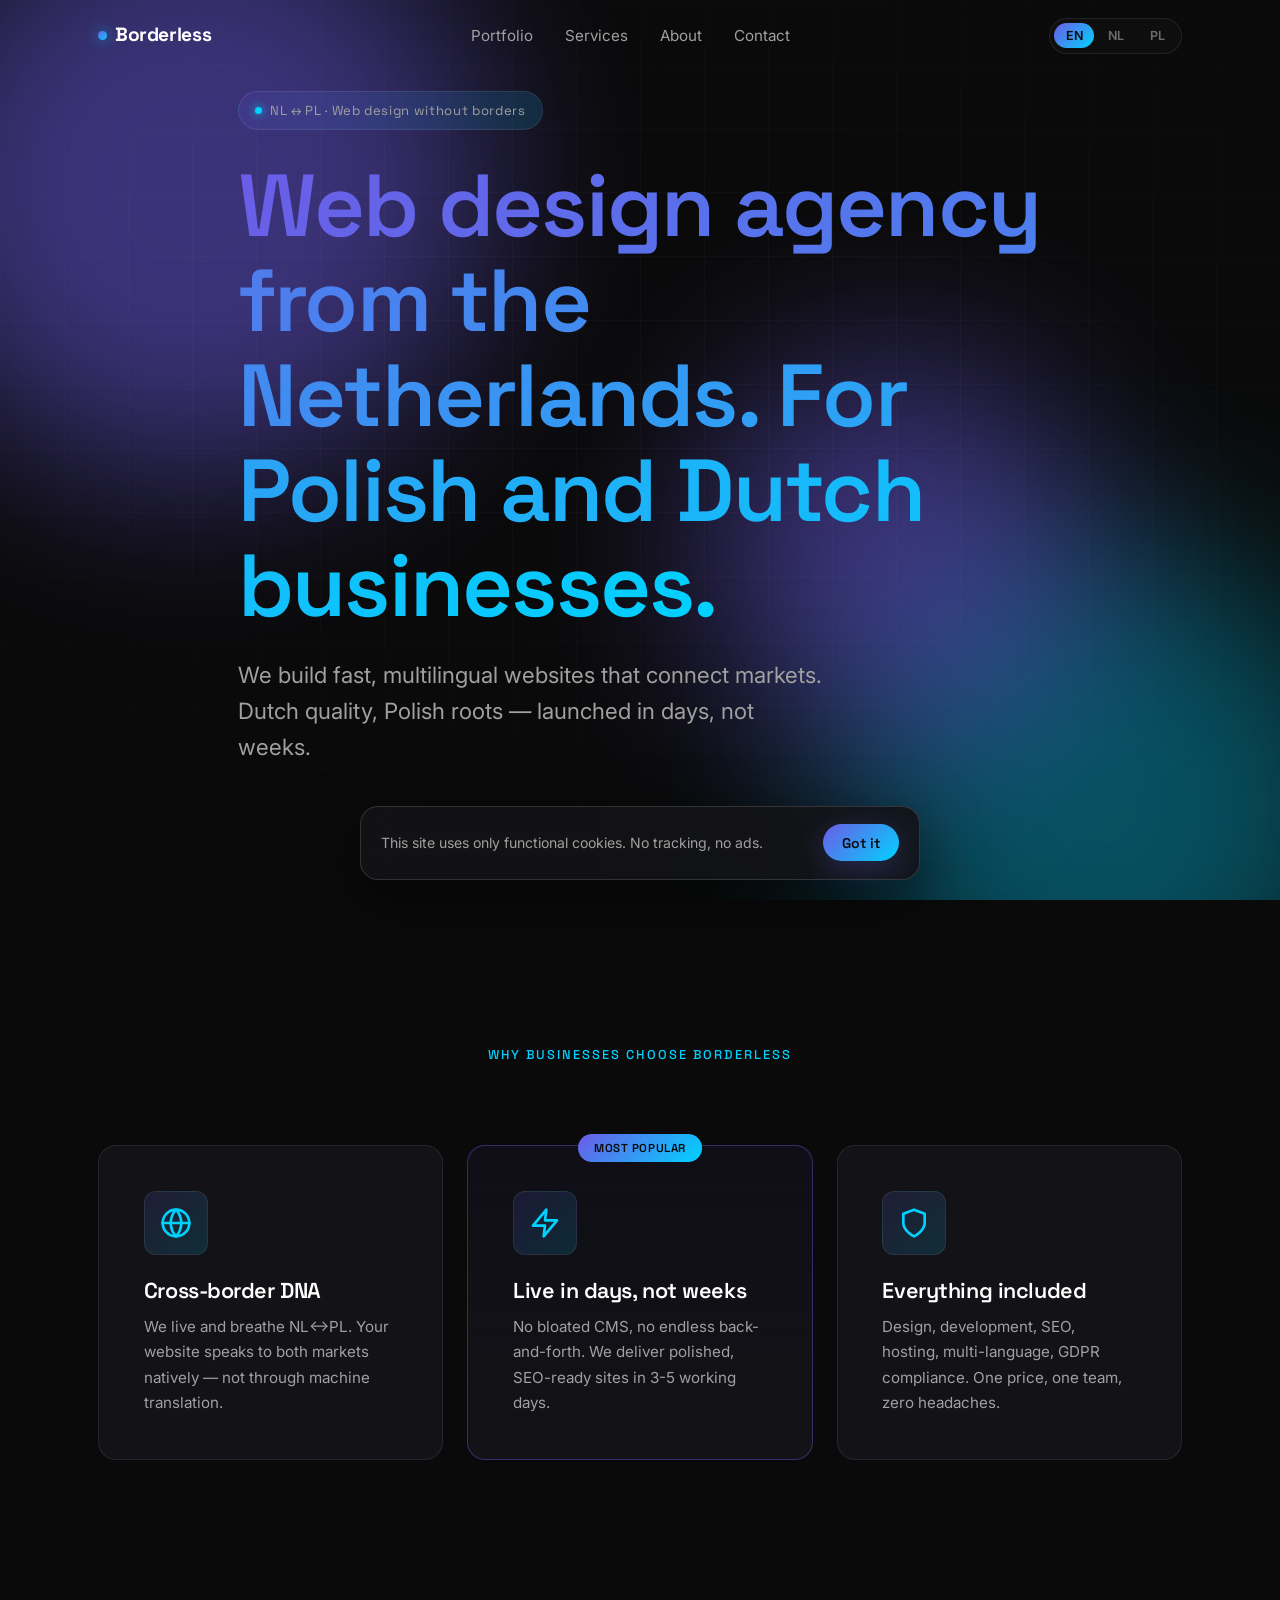
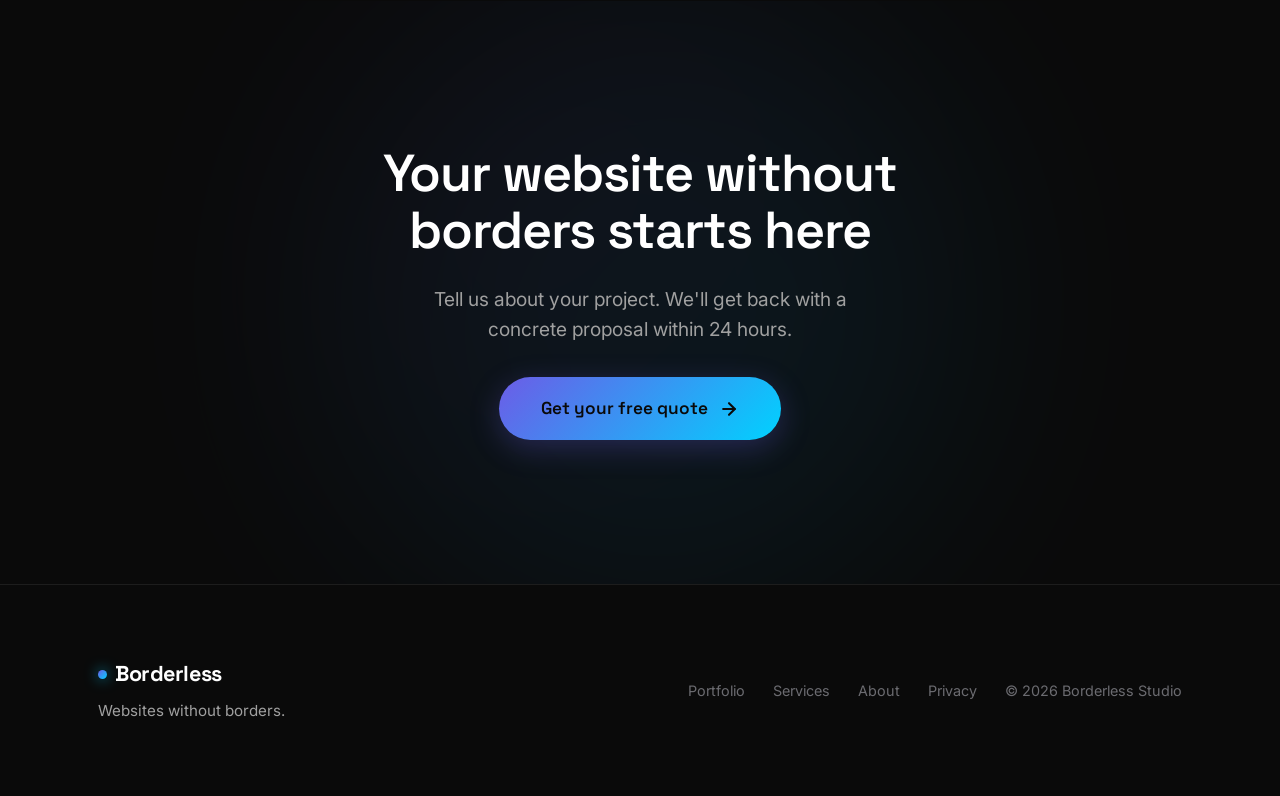
<file: index.html>
<!DOCTYPE html>
<html lang="en">
<head>
  <meta charset="UTF-8" />
  <meta name="viewport" content="width=device-width, initial-scale=1.0" />
  <title data-i18n="meta.title">Borderless Studio — Websites Without Borders | Web Design Agency</title>
  <meta name="description" data-i18n-attr="content:meta.desc" content="We build fast, beautiful, multilingual websites for businesses that think across borders. NL · PL · EN. Based in Limburg, working worldwide." />

  <!-- Canonical & language alternates -->
  <link rel="canonical" href="https://borderless.nl/" />
  <link rel="alternate" hreflang="en" href="https://borderless.nl/" />
  <link rel="alternate" hreflang="nl" href="https://borderless.nl/" />
  <link rel="alternate" hreflang="pl" href="https://borderless.nl/" />
  <link rel="alternate" hreflang="x-default" href="https://borderless.nl/" />

  <!-- Open Graph -->
  <meta property="og:type" content="website" />
  <meta property="og:site_name" content="Borderless Studio" />
  <meta property="og:title" content="Borderless Studio — Websites Without Borders" />
  <meta property="og:description" content="Fast, multilingual websites. Launched in days, not weeks. NL · PL · EN." />
  <meta property="og:url" content="https://borderless.nl/" />
  <meta property="og:image" content="https://borderless.nl/assets/og-image.svg" />

  <!-- Twitter -->
  <meta name="twitter:card" content="summary_large_image" />
  <meta name="twitter:title" content="Borderless Studio — Websites Without Borders" />
  <meta name="twitter:description" content="Fast, multilingual websites. Launched in days, not weeks." />
  <meta name="twitter:image" content="https://borderless.nl/assets/og-image.svg" />

  <meta name="theme-color" content="#0A0A0A" />

  <!-- Favicon -->
  <link rel="icon" href="assets/favicon.svg" type="image/svg+xml" />

  <!-- Fonts -->
  <link rel="preconnect" href="https://fonts.googleapis.com" />
  <link rel="preconnect" href="https://fonts.gstatic.com" crossorigin />
  <link href="https://fonts.googleapis.com/css2?family=Inter:wght@400;500;600&family=Space+Grotesk:wght@500;600;700&display=swap" rel="stylesheet" />

  <link rel="stylesheet" href="css/styles.css" />

  <!-- Umami Analytics -->
  <script defer src="https://cloud.umami.is/script.js" data-website-id="248597f5-c666-4ed5-89be-64bb889d6f3f"></script>

  <script type="application/ld+json">
  {
    "@context": "https://schema.org",
    "@type": "Organization",
    "name": "Borderless Studio",
    "url": "https://borderless.nl/",
    "logo": "https://borderless.nl/assets/og-image.svg",
    "description": "Borderless Studio builds fast, multilingual websites, digital marketing and automation.",
    "email": "hello@borderless.studio",
    "slogan": "Websites without borders",
    "areaServed": "Worldwide",
    "address": {
      "@type": "PostalAddress",
      "addressRegion": "Limburg",
      "addressCountry": "NL"
    },
    "knowsLanguage": ["en", "nl", "pl"]
  }
  </script>
</head>
<body>

  <!-- ============ NAV ============ -->
  <header class="nav">
    <div class="nav-inner">
      <a href="#top" class="brand"><span class="dot"></span>Borderless</a>

      <nav class="nav-links" aria-label="Primary">
        <a href="portfolio.html" data-i18n="nav.portfolio">Portfolio</a>
        <a href="services.html" data-i18n="nav.services">Services</a>
        <a href="about.html" data-i18n="nav.about">About</a>
        <a href="contact.html" data-i18n="nav.contact">Contact</a>
      </nav>

      <div class="nav-right">
        <div class="lang" role="group" aria-label="Language">
          <button data-lang="en">EN</button>
          <button data-lang="nl">NL</button>
          <button data-lang="pl">PL</button>
        </div>
        <button class="nav-toggle" aria-label="Menu" aria-expanded="false">
          <span></span><span></span><span></span>
        </button>
      </div>
    </div>
  </header>

  <main id="top">

    <!-- ============ HERO ============ -->
    <section class="hero hero-premium">
      <div class="hero-bg" aria-hidden="true">
        <span class="orb orb-1"></span>
        <span class="orb orb-2"></span>
        <span class="orb orb-3"></span>
        <span class="grid"></span>
        <div class="hero-particles" aria-hidden="true">
          <span class="particle p1"></span>
          <span class="particle p2"></span>
          <span class="particle p3"></span>
          <span class="particle p4"></span>
          <span class="particle p5"></span>
          <span class="particle p6"></span>
        </div>
      </div>
      <div class="container hero-inner">
        <span class="hero-tag pulse" data-i18n="hero.tag" data-reveal>NL ↔ PL · Web design without borders</span>
        <h1 data-reveal data-delay="1">
          <span class="gradient-text" data-i18n="hero.title">Websites that cross borders. Built for Dutch and Polish businesses.</span>
        </h1>
        <p class="hero-desc" data-i18n="hero.desc" data-reveal data-delay="2">We design and build fast, multilingual websites that open new markets. Dutch quality, Polish roots — live in days, not weeks.</p>
        <div class="hero-actions" data-reveal data-delay="3">
          <a href="contact.html" class="btn btn-primary btn-xl">
            <span data-i18n="hero.cta">Let's build something great</span>
            <svg width="20" height="20" viewBox="0 0 24 24" fill="none" stroke="currentColor" stroke-width="2.5" stroke-linecap="round" stroke-linejoin="round"><line x1="5" y1="12" x2="19" y2="12"/><polyline points="12 5 19 12 12 19"/></svg>
          </a>
          <span class="hero-secondary" data-i18n="hero.secondary">Free quote in 24h — no strings attached</span>
        </div>
      </div>
      <div class="hero-scroll" aria-hidden="true">
        <span></span>
      </div>
    </section>

    <!-- ============ SELLING POINTS ============ -->
    <section class="section" id="selling-points">
      <div class="container">
        <div class="section-head selling-head" data-reveal>
          <span class="eyebrow" data-i18n="landing.selling_title">Why businesses choose Borderless</span>
        </div>

        <div class="selling-grid">
          <article class="selling-card" data-reveal>
            <div class="selling-icon">
              <svg width="32" height="32" viewBox="0 0 24 24" fill="none" stroke="currentColor" stroke-width="2" stroke-linecap="round" stroke-linejoin="round"><circle cx="12" cy="12" r="10"/><line x1="2" y1="12" x2="22" y2="12"/><path d="M12 2a15.3 15.3 0 0 1 4 10 15.3 15.3 0 0 1-4 10 15.3 15.3 0 0 1-4-10 15.3 15.3 0 0 1 4-10z"/></svg>
            </div>
            <h3 class="selling-title" data-i18n="landing.selling1_title">Cross-border DNA</h3>
            <p class="selling-desc" data-i18n="landing.selling1_desc">We live and breathe NL↔PL. Your website speaks to both markets natively — not through machine translation.</p>
          </article>

          <article class="selling-card featured" data-reveal data-delay="1">
            <div class="selling-badge" data-i18n="landing.selling2_badge">Most popular</div>
            <div class="selling-icon">
              <svg width="32" height="32" viewBox="0 0 24 24" fill="none" stroke="currentColor" stroke-width="2" stroke-linecap="round" stroke-linejoin="round"><polygon points="13 2 3 14 12 14 11 22 21 10 12 10 13 2"/></svg>
            </div>
            <h3 class="selling-title" data-i18n="landing.selling2_title">Live in days, not weeks</h3>
            <p class="selling-desc" data-i18n="landing.selling2_desc">No bloated CMS, no endless back-and-forth. We deliver polished, SEO-ready sites in 3-5 working days.</p>
          </article>

          <article class="selling-card" data-reveal data-delay="2">
            <div class="selling-icon">
              <svg width="32" height="32" viewBox="0 0 24 24" fill="none" stroke="currentColor" stroke-width="2" stroke-linecap="round" stroke-linejoin="round"><path d="M12 22s8-4 8-10V5l-8-3-8 3v7c0 6 8 10 8 10z"/></svg>
            </div>
            <h3 class="selling-title" data-i18n="landing.selling3_title">Everything included</h3>
            <p class="selling-desc" data-i18n="landing.selling3_desc">Design, development, SEO, hosting, multi-language, GDPR compliance. One price, one team, zero headaches.</p>
          </article>
        </div>
      </div>
    </section>

    <!-- ============ CTA ============ -->
    <section class="section cta-section">
      <div class="cta-bg" aria-hidden="true">
        <span class="orb orb-cta"></span>
      </div>
      <div class="container cta-inner" data-reveal>
        <h2 class="cta-title" data-i18n="landing.cta_title">Your website without borders starts here</h2>
        <p class="cta-text" data-i18n="landing.cta_text">Tell us about your project. We'll get back with a concrete proposal within 24 hours.</p>
        <a href="contact.html" class="btn btn-primary btn-xl cta-btn">
          <span data-i18n="landing.cta_button">Get your free quote</span>
          <svg width="20" height="20" viewBox="0 0 24 24" fill="none" stroke="currentColor" stroke-width="2.5" stroke-linecap="round" stroke-linejoin="round"><line x1="5" y1="12" x2="19" y2="12"/><polyline points="12 5 19 12 12 19"/></svg>
        </a>
      </div>
    </section>

  </main>

  <!-- ============ FOOTER ============ -->
  <footer class="footer">
    <div class="container footer-inner">
      <div>
        <div class="brand"><span class="dot"></span>Borderless</div>
        <p class="footer-tagline" data-i18n="footer.tagline">Websites without borders.</p>
      </div>
      <div class="footer-right">
        <a href="portfolio.html" data-i18n="nav.portfolio">Portfolio</a>
        <a href="services.html" data-i18n="nav.services">Services</a>
        <a href="about.html" data-i18n="nav.about">About</a>
        <a href="privacy.html" data-i18n="footer.privacy">Privacy</a>
        <span data-i18n="footer.rights">© 2026 Borderless Studio</span>
      </div>
    </div>
  </footer>

  <!-- ============ COOKIE BANNER ============ -->
  <div class="cookie" role="dialog" aria-live="polite" aria-label="Cookie notice">
    <p data-i18n="cookie.text">This site uses only functional cookies. No tracking, no ads.</p>
    <button class="btn btn-primary" data-i18n="cookie.button">Got it</button>
  </div>

  <script src="js/main.js"></script>

  <!-- No-JS fallback -->
  <noscript>
    <style>
      [data-reveal] { opacity: 1 !important; transform: none !important; }
      .cookie { display: none; }
    </style>
    <div style="background:#6C5CE7;color:#fff;text-align:center;padding:10px;font-family:system-ui;font-size:14px;">
      JavaScript is disabled. The site works fine — navigation, content, and forms are all available.
    </div>
  </noscript>
</body>
</html>
</file>
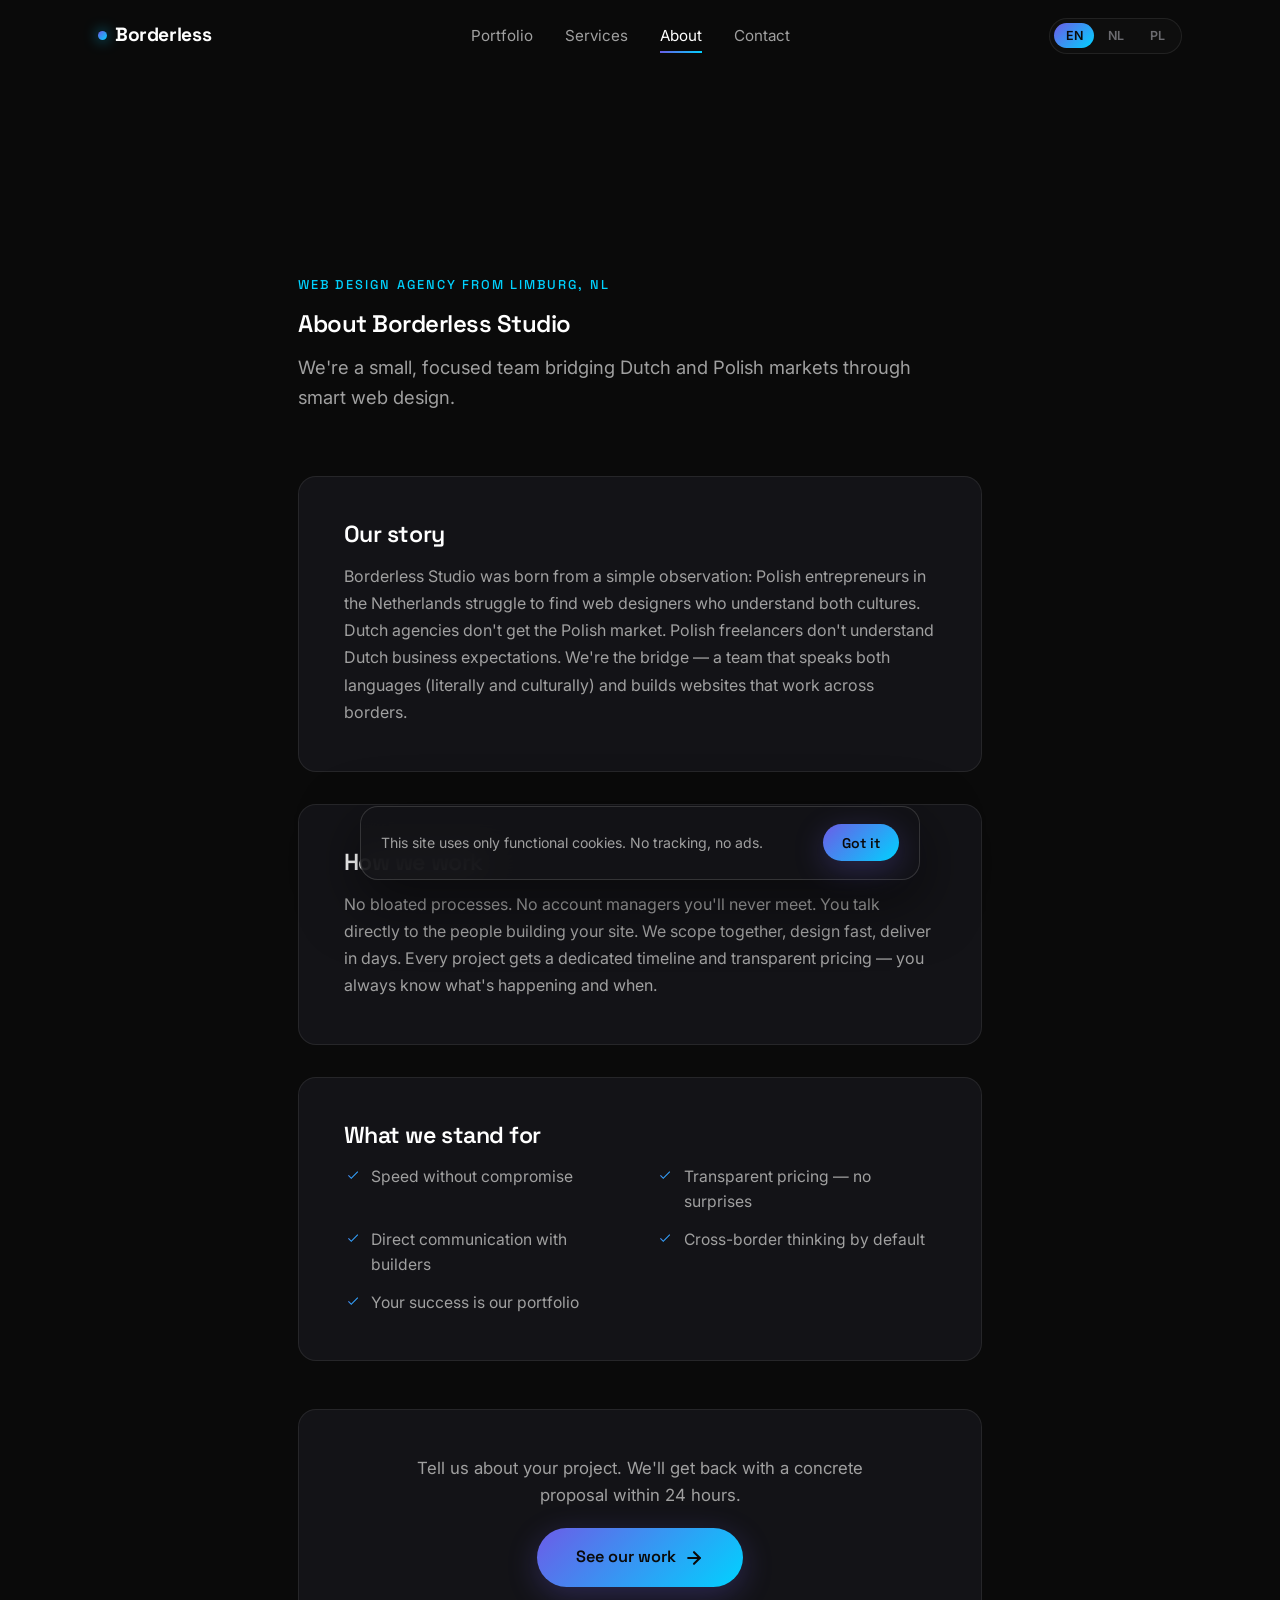
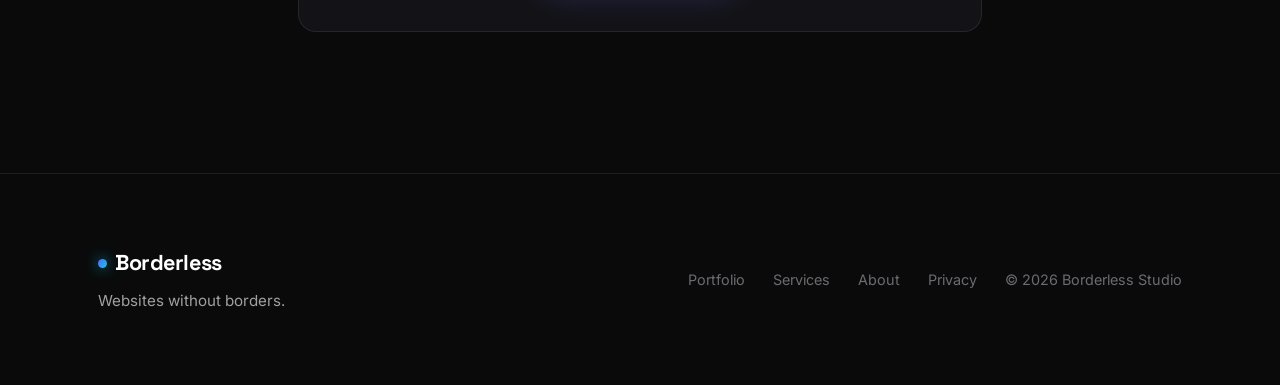
<file: about.html>
<!DOCTYPE html>
<html lang="en">
<head>
  <meta charset="UTF-8" />
  <meta name="viewport" content="width=device-width, initial-scale=1.0" />
  <title data-i18n="about.title">About — Borderless Studio</title>
  <meta name="description" data-i18n-attr="content:meta.desc" content="About Borderless Studio — a web design agency from Limburg, NL, bridging Dutch and Polish markets." />
  <link rel="canonical" href="https://borderless.nl/about.html" />

  <meta property="og:type" content="website" />
  <meta property="og:site_name" content="Borderless Studio" />
  <meta property="og:title" content="About — Borderless Studio" />
  <meta property="og:description" content="Web design agency from Limburg, NL. Bridging Dutch and Polish markets." />
  <meta property="og:url" content="https://borderless.nl/about.html" />
  <meta property="og:image" content="https://borderless.nl/assets/og-image.svg" />
  <meta name="twitter:card" content="summary_large_image" />
  <meta name="twitter:image" content="https://borderless.nl/assets/og-image.svg" />

  <meta name="theme-color" content="#0A0A0A" />
  <link rel="icon" href="assets/favicon.svg" type="image/svg+xml" />

  <link rel="preconnect" href="https://fonts.googleapis.com" />
  <link rel="preconnect" href="https://fonts.gstatic.com" crossorigin />
  <link href="https://fonts.googleapis.com/css2?family=Inter:wght@400;500;600&family=Space+Grotesk:wght@500;600;700&display=swap" rel="stylesheet" />
  <link rel="stylesheet" href="css/styles.css" />

  <script defer src="https://cloud.umami.is/script.js" data-website-id="248597f5-c666-4ed5-89be-64bb889d6f3f"></script>
</head>
<body>

  <!-- ============ NAV ============ -->
  <header class="nav scrolled">
    <div class="nav-inner">
      <a href="index.html" class="brand"><span class="dot"></span>Borderless</a>
      <nav class="nav-links" aria-label="Primary">
        <a href="portfolio.html" data-i18n="nav.portfolio">Portfolio</a>
        <a href="services.html" data-i18n="nav.services">Services</a>
        <a href="about.html" class="active" data-i18n="nav.about">About</a>
        <a href="contact.html" data-i18n="nav.contact">Contact</a>
      </nav>
      <div class="nav-right">
        <div class="lang" role="group" aria-label="Language">
          <button data-lang="en">EN</button>
          <button data-lang="nl">NL</button>
          <button data-lang="pl">PL</button>
        </div>
        <button class="nav-toggle" aria-label="Menu" aria-expanded="false">
          <span></span><span></span><span></span>
        </button>
      </div>
    </div>
  </header>

  <main class="page-sub">
    <section class="section">
      <div class="container about-container">
        <div class="page-head" data-reveal>
          <span class="eyebrow" data-i18n="about.subtitle">Web design agency from Limburg, NL</span>
          <h1 class="section-title" data-i18n="about.title">About Borderless Studio</h1>
          <p class="page-lead" data-i18n="about.intro">We're a small, focused team bridging Dutch and Polish markets through smart web design.</p>
        </div>

        <div class="about-grid">
          <article class="about-block" data-reveal>
            <h2 data-i18n="about.story_title">Our story</h2>
            <p data-i18n="about.story">Borderless Studio was born from a simple observation: Polish entrepreneurs in the Netherlands struggle to find web designers who understand both cultures. Dutch agencies don't get the Polish market. Polish freelancers don't understand Dutch business expectations. We're the bridge — a team that speaks both languages (literally and culturally) and builds websites that work across borders.</p>
          </article>

          <article class="about-block" data-reveal data-delay="1">
            <h2 data-i18n="about.approach_title">How we work</h2>
            <p data-i18n="about.approach">No bloated processes. No account managers you'll never meet. You talk directly to the people building your site. We scope together, design fast, deliver in days. Every project gets a dedicated timeline and transparent pricing — you always know what's happening and when.</p>
          </article>

          <article class="about-block about-values" data-reveal data-delay="2">
            <h2 data-i18n="about.values_title">What we stand for</h2>
            <ul class="values-list">
              <li data-i18n="about.values.0">Speed without compromise</li>
              <li data-i18n="about.values.1">Transparent pricing — no surprises</li>
              <li data-i18n="about.values.2">Direct communication with builders</li>
              <li data-i18n="about.values.3">Cross-border thinking by default</li>
              <li data-i18n="about.values.4">Your success is our portfolio</li>
            </ul>
          </article>
        </div>

        <div class="about-cta" data-reveal>
          <p class="about-cta-text" data-i18n="landing.cta_text">Tell us about your project. We'll get back with a concrete proposal within 24 hours.</p>
          <a href="contact.html" class="btn btn-primary btn-lg">
            <span data-i18n="hero.cta">Let's build something great</span>
            <svg width="20" height="20" viewBox="0 0 24 24" fill="none" stroke="currentColor" stroke-width="2.5" stroke-linecap="round" stroke-linejoin="round"><line x1="5" y1="12" x2="19" y2="12"/><polyline points="12 5 19 12 12 19"/></svg>
          </a>
        </div>
      </div>
    </section>
  </main>

  <!-- ============ FOOTER ============ -->
  <footer class="footer">
    <div class="container footer-inner">
      <div>
        <div class="brand"><span class="dot"></span>Borderless</div>
        <p class="footer-tagline" data-i18n="footer.tagline">Websites without borders.</p>
      </div>
      <div class="footer-right">
        <a href="portfolio.html" data-i18n="nav.portfolio">Portfolio</a>
        <a href="services.html" data-i18n="nav.services">Services</a>
        <a href="about.html" data-i18n="nav.about">About</a>
        <a href="privacy.html" data-i18n="footer.privacy">Privacy</a>
        <span data-i18n="footer.rights">© 2026 Borderless Studio</span>
      </div>
    </div>
  </footer>

  <div class="cookie" role="dialog" aria-live="polite" aria-label="Cookie notice">
    <p data-i18n="cookie.text">This site uses only functional cookies. No tracking, no ads.</p>
    <button class="btn btn-primary" data-i18n="cookie.button">Got it</button>
  </div>

  <script src="js/main.js"></script>
</body>
</html>
</file>
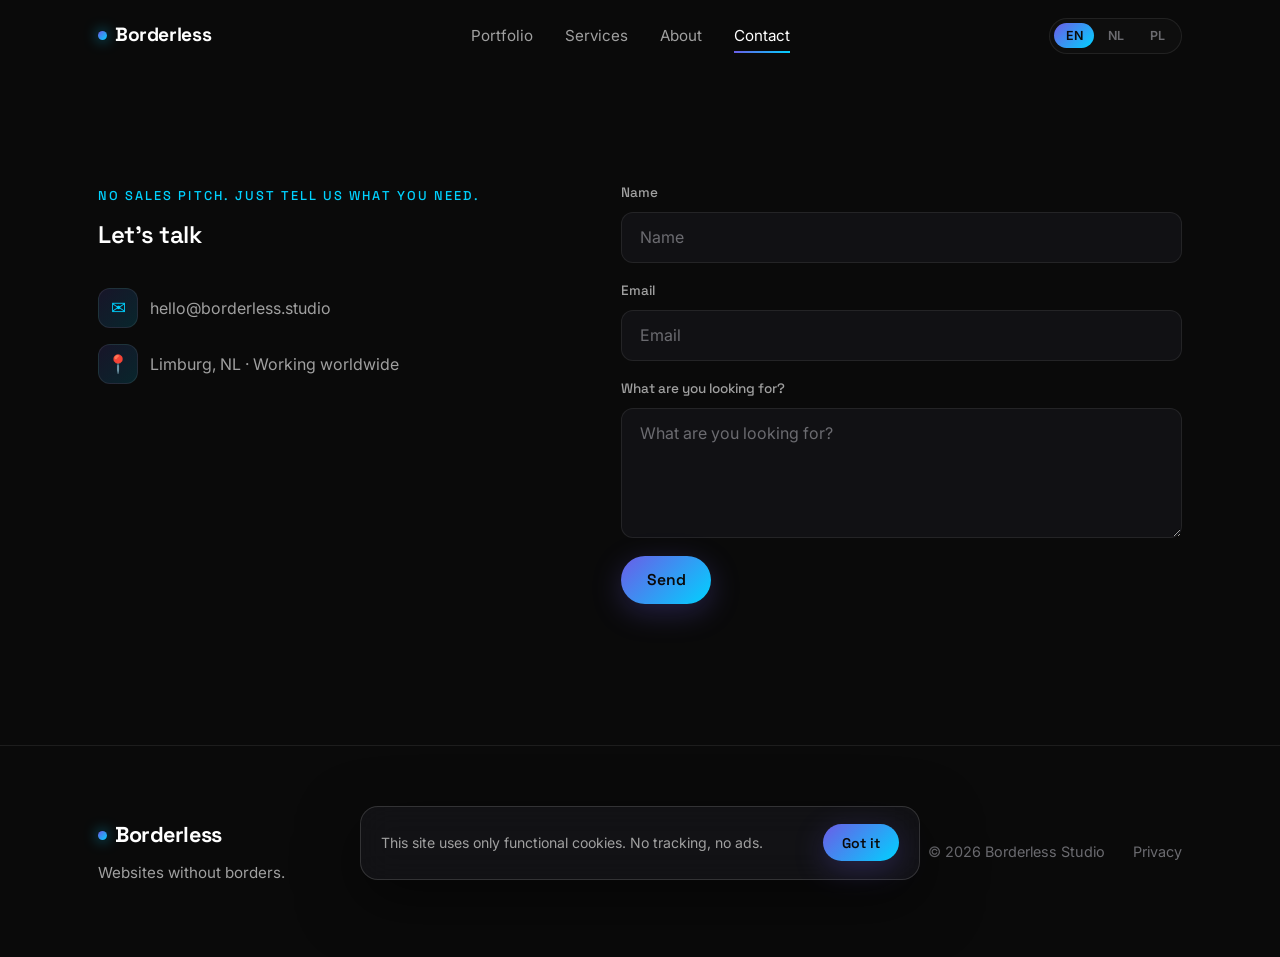
<file: contact.html>
<!DOCTYPE html>
<html lang="en">
<head>
  <meta charset="UTF-8" />
  <meta name="viewport" content="width=device-width, initial-scale=1.0" />
  <title data-i18n="contact.title">Contact — Borderless Studio</title>
  <meta name="description" data-i18n-attr="content:meta.desc" content="Get in touch with Borderless Studio. No sales pitch — just tell us what you need." />
  <link rel="canonical" href="https://borderless.nl/contact.html" />

  <!-- Open Graph -->
  <meta property="og:type" content="website" />
  <meta property="og:site_name" content="Borderless Studio" />
  <meta property="og:title" content="Contact — Borderless Studio" />
  <meta property="og:description" content="No sales pitch. Just tell us what you need." />
  <meta property="og:url" content="https://borderless.nl/contact.html" />
  <meta property="og:image" content="https://borderless.nl/assets/og-image.svg" />
  <meta name="twitter:card" content="summary_large_image" />
  <meta name="twitter:image" content="https://borderless.nl/assets/og-image.svg" />

  <meta name="theme-color" content="#0A0A0A" />
  <link rel="icon" href="assets/favicon.svg" type="image/svg+xml" />

  <link rel="preconnect" href="https://fonts.googleapis.com" />
  <link rel="preconnect" href="https://fonts.gstatic.com" crossorigin />
  <link href="https://fonts.googleapis.com/css2?family=Inter:wght@400;500;600&family=Space+Grotesk:wght@500;600;700&display=swap" rel="stylesheet" />
  <link rel="stylesheet" href="css/styles.css" />
</head>
<body>

  <!-- ============ NAV ============ -->
  <header class="nav scrolled">
    <div class="nav-inner">
      <a href="index.html" class="brand"><span class="dot"></span>Borderless</a>
      <nav class="nav-links" aria-label="Primary">
        <a href="portfolio.html" data-i18n="nav.portfolio">Portfolio</a>
        <a href="services.html" data-i18n="nav.services">Services</a>
        <a href="about.html" data-i18n="nav.about">About</a>
        <a href="contact.html" class="active" data-i18n="nav.contact">Contact</a>
      </nav>
      <div class="nav-right">
        <div class="lang" role="group" aria-label="Language">
          <button data-lang="en">EN</button>
          <button data-lang="nl">NL</button>
          <button data-lang="pl">PL</button>
        </div>
        <button class="nav-toggle" aria-label="Menu" aria-expanded="false">
          <span></span><span></span><span></span>
        </button>
      </div>
    </div>
  </header>

  <main class="page-contact">
    <section class="section" style="padding-top:2rem">
      <div class="container">
        <div class="contact-wrap">
          <div class="contact-info" data-reveal>
            <div>
              <span class="eyebrow" data-i18n="contact.subtitle">No sales pitch. Just tell us what you need.</span>
              <h1 class="section-title" data-i18n="contact.title">Let's talk</h1>
            </div>
            <div class="contact-meta">
              <a href="mailto:hello@borderless.studio">
                <span class="ic" aria-hidden="true">✉</span>
                <span data-i18n="contact.email_label">hello@borderless.studio</span>
              </a>
              <span>
                <span class="ic" aria-hidden="true">📍</span>
                <span data-i18n="contact.location">Limburg, NL · Working worldwide</span>
              </span>
            </div>
          </div>

          <form id="contact-form" class="form" data-reveal data-delay="1">
            <input type="hidden" name="access_key" value="6c70aaf5-dd2a-474c-94fd-c54477efcf26" />
            <input type="hidden" name="subject" value="New inquiry via Borderless Studio" />
            <input type="hidden" name="from_name" value="Borderless Studio Website" />
            <input type="checkbox" name="botcheck" class="hp" tabindex="-1" autocomplete="off" aria-hidden="true" />

            <div class="field">
              <label for="c-name" data-i18n="contact.name">Name</label>
              <input id="c-name" type="text" name="name" required data-i18n-attr="placeholder:contact.name" />
            </div>
            <div class="field">
              <label for="c-email" data-i18n="contact.email">Email</label>
              <input id="c-email" type="email" name="email" required data-i18n-attr="placeholder:contact.email" />
            </div>
            <div class="field">
              <label for="c-msg" data-i18n="contact.message">What are you looking for?</label>
              <textarea id="c-msg" name="message" required data-i18n-attr="placeholder:contact.message"></textarea>
            </div>
            <button type="submit" class="btn btn-primary" data-i18n="contact.submit">Send</button>
            <p class="form-note" role="status" aria-live="polite"></p>
          </form>
        </div>
      </div>
    </section>
  </main>

  <!-- ============ FOOTER ============ -->
  <footer class="footer">
    <div class="container footer-inner">
      <div>
        <div class="brand"><span class="dot"></span>Borderless</div>
        <p class="footer-tagline" data-i18n="footer.tagline">Websites without borders.</p>
      </div>
      <div class="footer-right">
        <span data-i18n="footer.rights">© 2026 Borderless Studio</span>
        <a href="privacy.html" data-i18n="footer.privacy">Privacy</a>
      </div>
    </div>
  </footer>

  <!-- ============ COOKIE BANNER ============ -->
  <div class="cookie" role="dialog" aria-live="polite" aria-label="Cookie notice">
    <p data-i18n="cookie.text">This site uses only functional cookies. No tracking, no ads.</p>
    <button class="btn btn-primary" data-i18n="cookie.button">Got it</button>
  </div>

  <script src="js/main.js"></script>
</body>
</html>
</file>
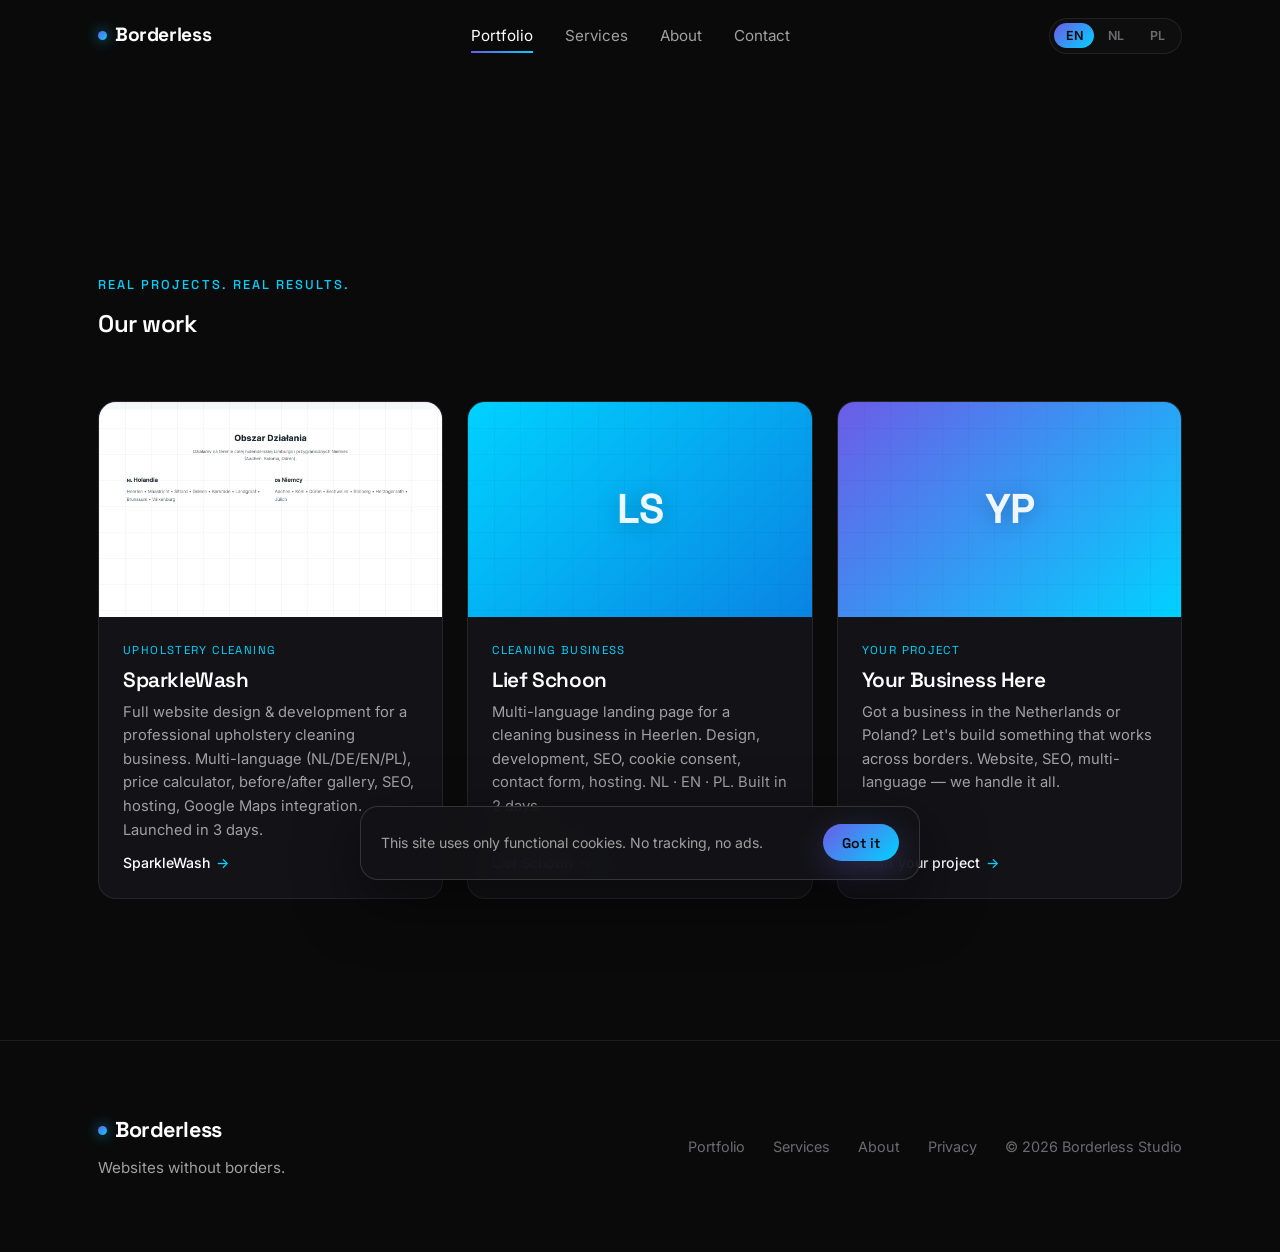
<file: portfolio.html>
<!DOCTYPE html>
<html lang="en">
<head>
  <meta charset="UTF-8" />
  <meta name="viewport" content="width=device-width, initial-scale=1.0" />
  <title data-i18n="portfolio.title">Portfolio — Borderless Studio</title>
  <meta name="description" data-i18n-attr="content:meta.desc" content="Our work: SparkleWash, Lief Schoon, and more. Real projects, real results." />
  <link rel="canonical" href="https://borderless.nl/portfolio.html" />

  <meta property="og:type" content="website" />
  <meta property="og:site_name" content="Borderless Studio" />
  <meta property="og:title" content="Portfolio — Borderless Studio" />
  <meta property="og:description" content="Real projects, real results." />
  <meta property="og:url" content="https://borderless.nl/portfolio.html" />
  <meta property="og:image" content="https://borderless.nl/assets/og-image.svg" />
  <meta name="twitter:card" content="summary_large_image" />
  <meta name="twitter:image" content="https://borderless.nl/assets/og-image.svg" />

  <meta name="theme-color" content="#0A0A0A" />
  <link rel="icon" href="assets/favicon.svg" type="image/svg+xml" />

  <link rel="preconnect" href="https://fonts.googleapis.com" />
  <link rel="preconnect" href="https://fonts.gstatic.com" crossorigin />
  <link href="https://fonts.googleapis.com/css2?family=Inter:wght@400;500;600&family=Space+Grotesk:wght@500;600;700&display=swap" rel="stylesheet" />
  <link rel="stylesheet" href="css/styles.css" />

  <script defer src="https://cloud.umami.is/script.js" data-website-id="248597f5-c666-4ed5-89be-64bb889d6f3f"></script>
</head>
<body>

  <!-- ============ NAV ============ -->
  <header class="nav scrolled">
    <div class="nav-inner">
      <a href="index.html" class="brand"><span class="dot"></span>Borderless</a>
      <nav class="nav-links" aria-label="Primary">
        <a href="portfolio.html" class="active" data-i18n="nav.portfolio">Portfolio</a>
        <a href="services.html" data-i18n="nav.services">Services</a>
        <a href="about.html" data-i18n="nav.about">About</a>
        <a href="contact.html" data-i18n="nav.contact">Contact</a>
      </nav>
      <div class="nav-right">
        <div class="lang" role="group" aria-label="Language">
          <button data-lang="en">EN</button>
          <button data-lang="nl">NL</button>
          <button data-lang="pl">PL</button>
        </div>
        <button class="nav-toggle" aria-label="Menu" aria-expanded="false">
          <span></span><span></span><span></span>
        </button>
      </div>
    </div>
  </header>

  <main class="page-sub">
    <section class="section">
      <div class="container">
        <div class="page-head" data-reveal>
          <span class="eyebrow" data-i18n="portfolio.subtitle">Real projects. Real results.</span>
          <h1 class="section-title" data-i18n="portfolio.title">Our work</h1>
        </div>

        <div class="work-grid">
          <!-- Case 1: SparkleWash -->
          <article class="work-card" data-reveal>
            <div class="work-thumb work-thumb-1" aria-hidden="true">
              <img src="images/sparklewash.png" alt="SparkleWash — upholstery cleaning website" loading="lazy" />
            </div>
            <div class="work-body">
              <span class="work-tag" data-i18n="portfolio.case1.tag">Upholstery Cleaning</span>
              <h3 data-i18n="portfolio.case1.title">SparkleWash</h3>
              <p data-i18n="portfolio.case1.desc">Full website design & development for a professional upholstery cleaning business. Multi-language (NL/DE/EN/PL), price calculator, before/after gallery, SEO, hosting, Google Maps integration. Launched in 3 days.</p>
              <a class="work-link" data-i18n-href="portfolio.case1.link" href="https://sparklewash.nl" target="_blank" rel="noopener">
                <span data-i18n="portfolio.case1.title">SparkleWash</span> <span class="arr">→</span>
              </a>
            </div>
          </article>

          <!-- Case 2: Lief Schoon -->
          <article class="work-card" data-reveal data-delay="1">
            <div class="work-thumb work-thumb-2" aria-hidden="true"><span class="mark">LS</span></div>
            <div class="work-body">
              <span class="work-tag" data-i18n="portfolio.case2.tag">Cleaning Business</span>
              <h3 data-i18n="portfolio.case2.title">Lief Schoon</h3>
              <p data-i18n="portfolio.case2.desc">Multi-language landing page for a cleaning business in Heerlen. Design, development, SEO, cookie consent, contact form, hosting. NL · EN · PL. Built in 2 days.</p>
              <a class="work-link" data-i18n-href="portfolio.case2.link" href="https://jlewandowski2420-creator.github.io/lief-schoon/" target="_blank" rel="noopener">
                <span data-i18n="portfolio.case2.title">Lief Schoon</span> <span class="arr">→</span>
              </a>
            </div>
          </article>

          <!-- Case 3: Your Project -->
          <article class="work-card" data-reveal data-delay="2">
            <div class="work-thumb work-thumb-3" aria-hidden="true"><span class="mark">YP</span></div>
            <div class="work-body">
              <span class="work-tag" data-i18n="portfolio.case3.tag">Your Project</span>
              <h3 data-i18n="portfolio.case3.title">Your Business Here</h3>
              <p data-i18n="portfolio.case3.desc">Got a business in the Netherlands or Poland? Let's build something that works across borders. Website, SEO, multi-language — we handle it all.</p>
              <a class="work-link" href="contact.html">
                <span data-i18n="portfolio.case3.cta">Start your project</span> <span class="arr">→</span>
              </a>
            </div>
          </article>
        </div>
      </div>
    </section>
  </main>

  <!-- ============ FOOTER ============ -->
  <footer class="footer">
    <div class="container footer-inner">
      <div>
        <div class="brand"><span class="dot"></span>Borderless</div>
        <p class="footer-tagline" data-i18n="footer.tagline">Websites without borders.</p>
      </div>
      <div class="footer-right">
        <a href="portfolio.html" data-i18n="nav.portfolio">Portfolio</a>
        <a href="services.html" data-i18n="nav.services">Services</a>
        <a href="about.html" data-i18n="nav.about">About</a>
        <a href="privacy.html" data-i18n="footer.privacy">Privacy</a>
        <span data-i18n="footer.rights">© 2026 Borderless Studio</span>
      </div>
    </div>
  </footer>

  <div class="cookie" role="dialog" aria-live="polite" aria-label="Cookie notice">
    <p data-i18n="cookie.text">This site uses only functional cookies. No tracking, no ads.</p>
    <button class="btn btn-primary" data-i18n="cookie.button">Got it</button>
  </div>

  <script src="js/main.js"></script>
</body>
</html>
</file>
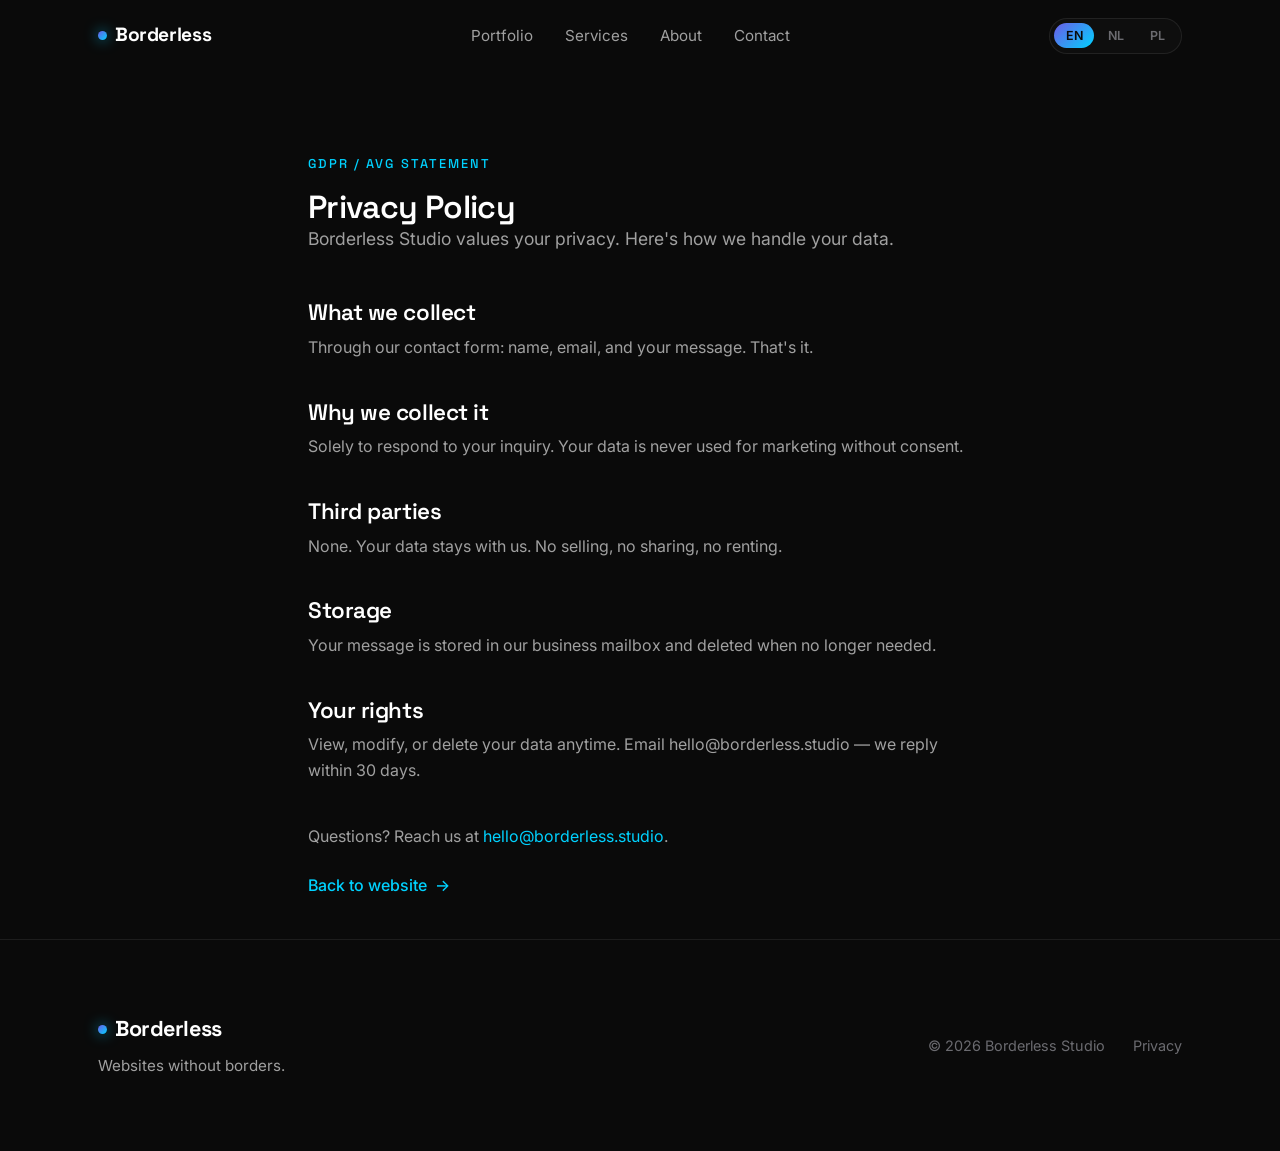
<file: privacy.html>
<!DOCTYPE html>
<html lang="en">
<head>
  <meta charset="UTF-8" />
  <meta name="viewport" content="width=device-width, initial-scale=1.0" />
  <title data-i18n="privacy.title">Privacy Policy — Borderless Studio</title>
  <meta name="description" content="Privacy policy and GDPR / AVG statement for Borderless Studio." />
  <meta name="robots" content="noindex, follow" />
  <link rel="canonical" href="https://borderless.nl/privacy.html" />
  <meta name="theme-color" content="#0A0A0A" />
  <link rel="icon" href="assets/favicon.svg" type="image/svg+xml" />

  <link rel="preconnect" href="https://fonts.googleapis.com" />
  <link rel="preconnect" href="https://fonts.gstatic.com" crossorigin />
  <link href="https://fonts.googleapis.com/css2?family=Inter:wght@400;500;600&family=Space+Grotesk:wght@500;600;700&display=swap" rel="stylesheet" />
  <link rel="stylesheet" href="css/styles.css" />
</head>
<body>

  <!-- ============ NAV ============ -->
  <header class="nav scrolled">
    <div class="nav-inner">
      <a href="index.html" class="brand"><span class="dot"></span>Borderless</a>
      <nav class="nav-links" aria-label="Primary">
        <a href="portfolio.html" data-i18n="nav.portfolio">Portfolio</a>
        <a href="services.html" data-i18n="nav.services">Services</a>
        <a href="about.html" data-i18n="nav.about">About</a>
        <a href="contact.html" data-i18n="nav.contact">Contact</a>
      </nav>
      <div class="nav-right">
        <div class="lang" role="group" aria-label="Language">
          <button data-lang="en">EN</button>
          <button data-lang="nl">NL</button>
          <button data-lang="pl">PL</button>
        </div>
        <button class="nav-toggle" aria-label="Menu" aria-expanded="false">
          <span></span><span></span><span></span>
        </button>
      </div>
    </div>
  </header>

  <main class="legal">
    <div class="container">
      <span class="eyebrow" data-i18n="privacy.subtitle">GDPR / AVG Statement</span>
      <h1 class="section-title" data-i18n="privacy.title">Privacy Policy</h1>
      <p class="lead" data-i18n="privacy.intro">Borderless Studio values your privacy. Here's how we handle your data.</p>

      <section class="legal-block">
        <h2 data-i18n="privacy.what.title">What we collect</h2>
        <p data-i18n="privacy.what.desc">Through our contact form: name, email, and your message. That's it.</p>
      </section>

      <section class="legal-block">
        <h2 data-i18n="privacy.purpose.title">Why we collect it</h2>
        <p data-i18n="privacy.purpose.desc">Solely to respond to your inquiry.</p>
      </section>

      <section class="legal-block">
        <h2 data-i18n="privacy.sharing.title">Third parties</h2>
        <p data-i18n="privacy.sharing.desc">None. Your data stays with us.</p>
      </section>

      <section class="legal-block">
        <h2 data-i18n="privacy.storage.title">Storage</h2>
        <p data-i18n="privacy.storage.desc">Your message is stored in our business mailbox and deleted when no longer needed.</p>
      </section>

      <section class="legal-block">
        <h2 data-i18n="privacy.rights.title">Your rights</h2>
        <p data-i18n="privacy.rights.desc">View, modify, or delete your data anytime. Email hello@borderless.studio.</p>
      </section>

      <section class="legal-block">
        <p><span data-i18n="privacy.contact">Questions? Reach us at</span>
          <a href="mailto:hello@borderless.studio" style="color:var(--accent-2)">hello@borderless.studio</a>.
        </p>
        <a href="index.html" class="legal-back"><span data-i18n="privacy.back">Back to website</span> →</a>
      </section>
    </div>
  </main>

  <!-- ============ FOOTER ============ -->
  <footer class="footer">
    <div class="container footer-inner">
      <div>
        <div class="brand"><span class="dot"></span>Borderless</div>
        <p class="footer-tagline" data-i18n="footer.tagline">Websites without borders.</p>
      </div>
      <div class="footer-right">
        <span data-i18n="footer.rights">© 2026 Borderless Studio</span>
        <a href="privacy.html" data-i18n="footer.privacy">Privacy</a>
      </div>
    </div>
  </footer>

  <script src="js/main.js"></script>
</body>
</html>
</file>
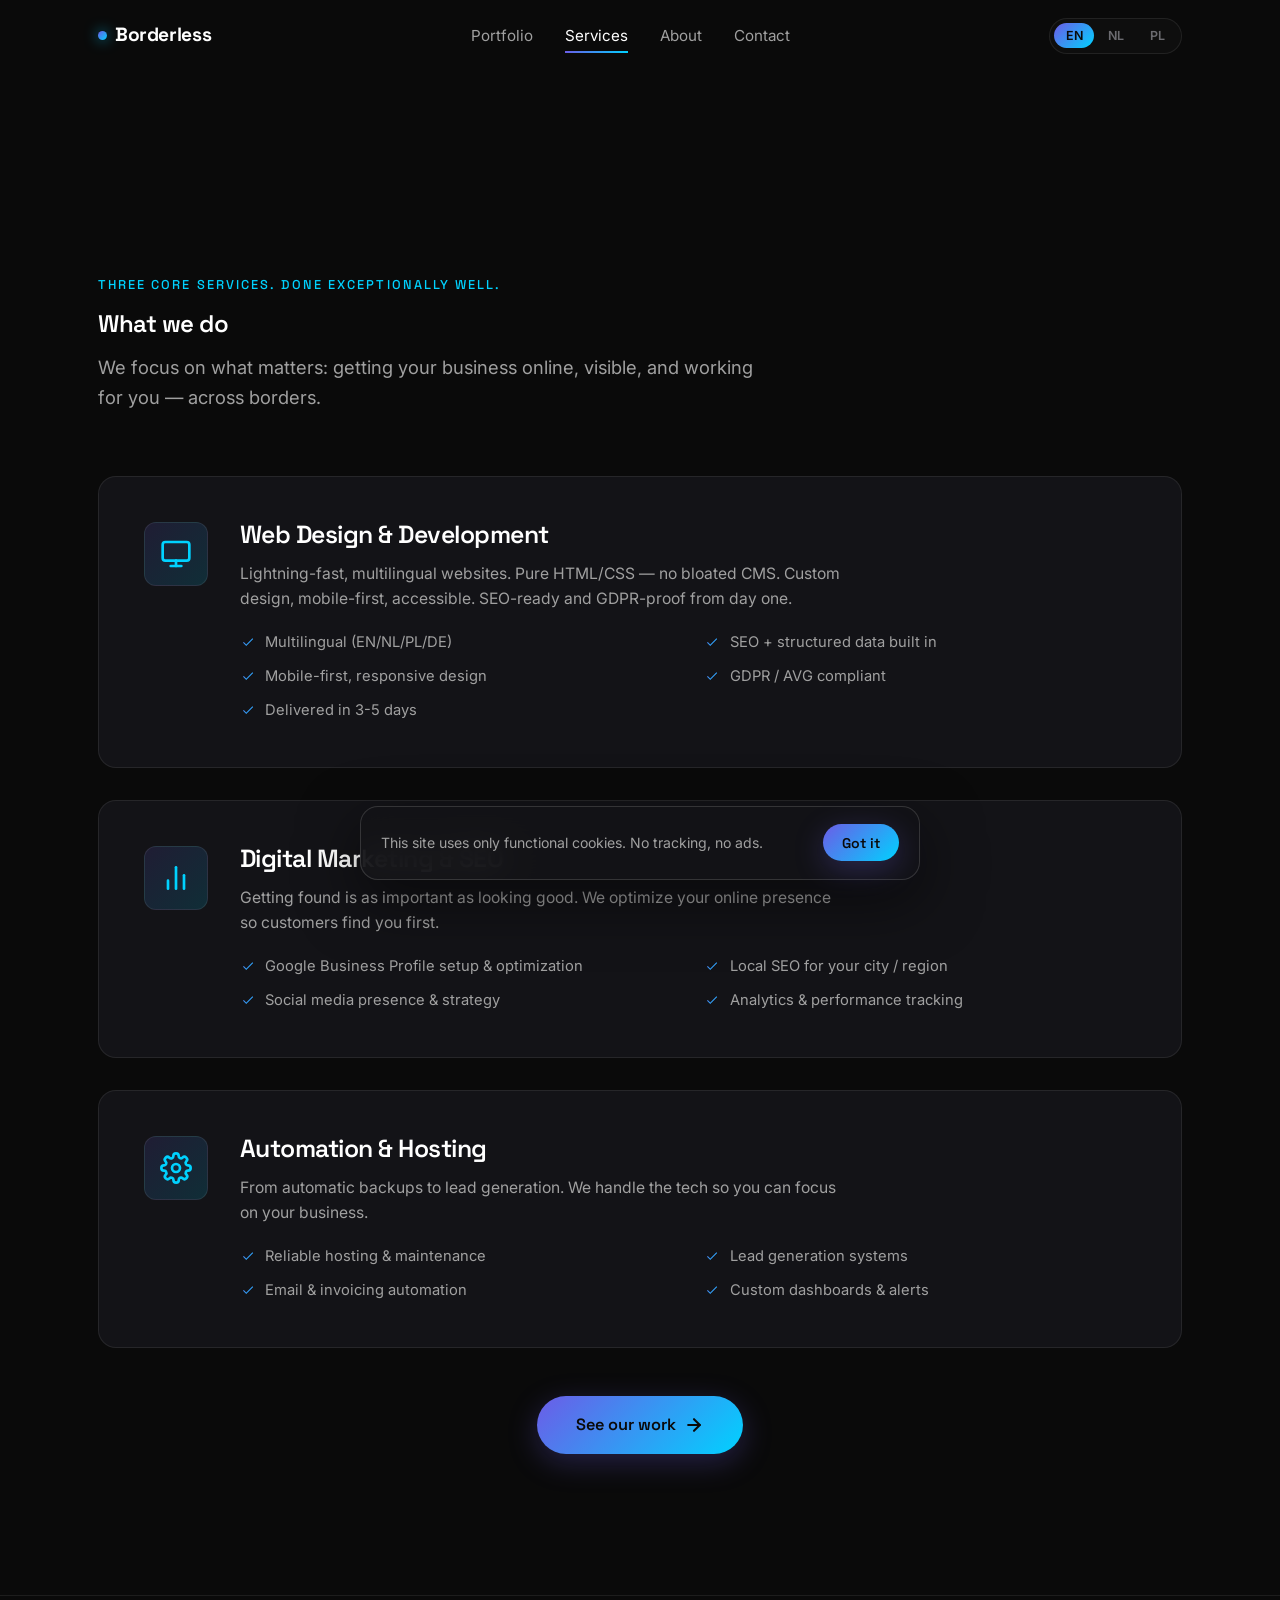
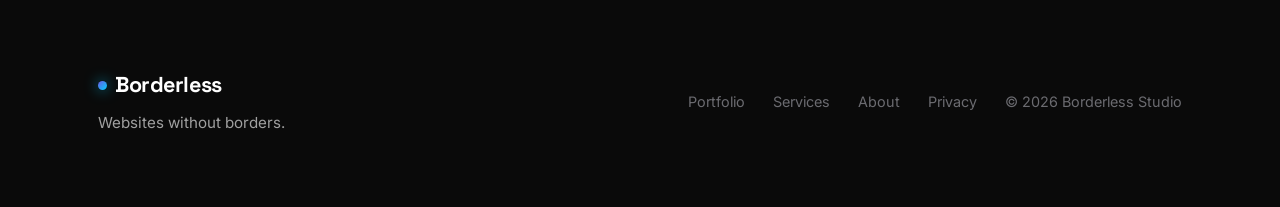
<file: services.html>
<!DOCTYPE html>
<html lang="en">
<head>
  <meta charset="UTF-8" />
  <meta name="viewport" content="width=device-width, initial-scale=1.0" />
  <title data-i18n="services.title">Services — Borderless Studio</title>
  <meta name="description" data-i18n-attr="content:meta.desc" content="Web design, digital marketing, SEO, automation, and hosting. Multilingual websites delivered in days." />
  <link rel="canonical" href="https://borderless.nl/services.html" />

  <meta property="og:type" content="website" />
  <meta property="og:site_name" content="Borderless Studio" />
  <meta property="og:title" content="Services — Borderless Studio" />
  <meta property="og:description" content="Web design, digital marketing, SEO, automation, and hosting." />
  <meta property="og:url" content="https://borderless.nl/services.html" />
  <meta property="og:image" content="https://borderless.nl/assets/og-image.svg" />
  <meta name="twitter:card" content="summary_large_image" />
  <meta name="twitter:image" content="https://borderless.nl/assets/og-image.svg" />

  <meta name="theme-color" content="#0A0A0A" />
  <link rel="icon" href="assets/favicon.svg" type="image/svg+xml" />

  <link rel="preconnect" href="https://fonts.googleapis.com" />
  <link rel="preconnect" href="https://fonts.gstatic.com" crossorigin />
  <link href="https://fonts.googleapis.com/css2?family=Inter:wght@400;500;600&family=Space+Grotesk:wght@500;600;700&display=swap" rel="stylesheet" />
  <link rel="stylesheet" href="css/styles.css" />

  <script defer src="https://cloud.umami.is/script.js" data-website-id="248597f5-c666-4ed5-89be-64bb889d6f3f"></script>
</head>
<body>

  <!-- ============ NAV ============ -->
  <header class="nav scrolled">
    <div class="nav-inner">
      <a href="index.html" class="brand"><span class="dot"></span>Borderless</a>
      <nav class="nav-links" aria-label="Primary">
        <a href="portfolio.html" data-i18n="nav.portfolio">Portfolio</a>
        <a href="services.html" class="active" data-i18n="nav.services">Services</a>
        <a href="about.html" data-i18n="nav.about">About</a>
        <a href="contact.html" data-i18n="nav.contact">Contact</a>
      </nav>
      <div class="nav-right">
        <div class="lang" role="group" aria-label="Language">
          <button data-lang="en">EN</button>
          <button data-lang="nl">NL</button>
          <button data-lang="pl">PL</button>
        </div>
        <button class="nav-toggle" aria-label="Menu" aria-expanded="false">
          <span></span><span></span><span></span>
        </button>
      </div>
    </div>
  </header>

  <main class="page-sub">
    <section class="section">
      <div class="container">
        <div class="page-head" data-reveal>
          <span class="eyebrow" data-i18n="services.subtitle">Three core services. Done exceptionally well.</span>
          <h1 class="section-title" data-i18n="services.title">What we do</h1>
          <p class="page-lead" data-i18n="services.intro">We focus on what matters: getting your business online, visible, and working for you — across borders.</p>
        </div>

        <div class="services-detail">
          <!-- Websites -->
          <article class="service-block" data-reveal>
            <div class="service-icon">
              <svg width="32" height="32" viewBox="0 0 24 24" fill="none" stroke="currentColor" stroke-width="2" stroke-linecap="round" stroke-linejoin="round"><rect x="2" y="3" width="20" height="14" rx="2" ry="2"/><line x1="8" y1="21" x2="16" y2="21"/><line x1="12" y1="17" x2="12" y2="21"/></svg>
            </div>
            <div class="service-content">
              <h2 data-i18n="services.websites.title">Web Design & Development</h2>
              <p class="service-desc" data-i18n="services.websites.desc">Lightning-fast, multilingual websites. Pure HTML/CSS — no bloated CMS. Custom design, mobile-first, accessible. SEO-ready and GDPR-proof from day one.</p>
              <ul class="service-list">
                <li data-i18n="services.websites.items.0">Multilingual (EN/NL/PL/DE)</li>
                <li data-i18n="services.websites.items.1">SEO + structured data built in</li>
                <li data-i18n="services.websites.items.2">Mobile-first, responsive design</li>
                <li data-i18n="services.websites.items.3">GDPR / AVG compliant</li>
                <li data-i18n="services.websites.items.4">Delivered in 3-5 days</li>
              </ul>
            </div>
          </article>

          <!-- Marketing -->
          <article class="service-block" data-reveal data-delay="1">
            <div class="service-icon">
              <svg width="32" height="32" viewBox="0 0 24 24" fill="none" stroke="currentColor" stroke-width="2" stroke-linecap="round" stroke-linejoin="round"><line x1="18" y1="20" x2="18" y2="10"/><line x1="12" y1="20" x2="12" y2="4"/><line x1="6" y1="20" x2="6" y2="14"/></svg>
            </div>
            <div class="service-content">
              <h2 data-i18n="services.marketing.title">Digital Marketing & SEO</h2>
              <p class="service-desc" data-i18n="services.marketing.desc">Getting found is as important as looking good. We optimize your online presence so customers find you first.</p>
              <ul class="service-list">
                <li data-i18n="services.marketing.items.0">Google Business Profile setup & optimization</li>
                <li data-i18n="services.marketing.items.1">Local SEO for your city / region</li>
                <li data-i18n="services.marketing.items.2">Social media presence & strategy</li>
                <li data-i18n="services.marketing.items.3">Analytics & performance tracking</li>
              </ul>
            </div>
          </article>

          <!-- Automation -->
          <article class="service-block" data-reveal data-delay="2">
            <div class="service-icon">
              <svg width="32" height="32" viewBox="0 0 24 24" fill="none" stroke="currentColor" stroke-width="2" stroke-linecap="round" stroke-linejoin="round"><circle cx="12" cy="12" r="3"/><path d="M19.4 15a1.65 1.65 0 0 0 .33 1.82l.06.06a2 2 0 0 1-2.83 2.83l-.06-.06a1.65 1.65 0 0 0-1.82-.33 1.65 1.65 0 0 0-1 1.51V21a2 2 0 0 1-4 0v-.09A1.65 1.65 0 0 0 9 19.4a1.65 1.65 0 0 0-1.82.33l-.06.06a2 2 0 0 1-2.83-2.83l.06-.06A1.65 1.65 0 0 0 4.68 15a1.65 1.65 0 0 0-1.51-1H3a2 2 0 0 1 0-4h.09A1.65 1.65 0 0 0 4.6 9a1.65 1.65 0 0 0-.33-1.82l-.06-.06a2 2 0 0 1 2.83-2.83l.06.06A1.65 1.65 0 0 0 9 4.68a1.65 1.65 0 0 0 1-1.51V3a2 2 0 0 1 4 0v.09a1.65 1.65 0 0 0 1 1.51 1.65 1.65 0 0 0 1.82-.33l.06-.06a2 2 0 0 1 2.83 2.83l-.06.06A1.65 1.65 0 0 0 19.4 9a1.65 1.65 0 0 0 1.51 1H21a2 2 0 0 1 0 4h-.09a1.65 1.65 0 0 0-1.51 1z"/></svg>
            </div>
            <div class="service-content">
              <h2 data-i18n="services.automation.title">Automation & Hosting</h2>
              <p class="service-desc" data-i18n="services.automation.desc">From automatic backups to lead generation. We handle the tech so you can focus on your business.</p>
              <ul class="service-list">
                <li data-i18n="services.automation.items.0">Reliable hosting & maintenance</li>
                <li data-i18n="services.automation.items.1">Lead generation systems</li>
                <li data-i18n="services.automation.items.2">Email & invoicing automation</li>
                <li data-i18n="services.automation.items.3">Custom dashboards & alerts</li>
              </ul>
            </div>
          </article>
        </div>

        <div class="service-cta" data-reveal>
          <a href="contact.html" class="btn btn-primary btn-lg">
            <span data-i18n="hero.cta">Let's build something great</span>
            <svg width="20" height="20" viewBox="0 0 24 24" fill="none" stroke="currentColor" stroke-width="2.5" stroke-linecap="round" stroke-linejoin="round"><line x1="5" y1="12" x2="19" y2="12"/><polyline points="12 5 19 12 12 19"/></svg>
          </a>
        </div>
      </div>
    </section>
  </main>

  <!-- ============ FOOTER ============ -->
  <footer class="footer">
    <div class="container footer-inner">
      <div>
        <div class="brand"><span class="dot"></span>Borderless</div>
        <p class="footer-tagline" data-i18n="footer.tagline">Websites without borders.</p>
      </div>
      <div class="footer-right">
        <a href="portfolio.html" data-i18n="nav.portfolio">Portfolio</a>
        <a href="services.html" data-i18n="nav.services">Services</a>
        <a href="about.html" data-i18n="nav.about">About</a>
        <a href="privacy.html" data-i18n="footer.privacy">Privacy</a>
        <span data-i18n="footer.rights">© 2026 Borderless Studio</span>
      </div>
    </div>
  </footer>

  <div class="cookie" role="dialog" aria-live="polite" aria-label="Cookie notice">
    <p data-i18n="cookie.text">This site uses only functional cookies. No tracking, no ads.</p>
    <button class="btn btn-primary" data-i18n="cookie.button">Got it</button>
  </div>

  <script src="js/main.js"></script>
</body>
</html>
</file>
<file: css/styles.css>
/* ==========================================================================
   Borderless Studio — Design System
   Dark · Premium · Minimal
   ========================================================================== */

:root {
  --bg: #0A0A0A;
  --bg-elev: #111114;
  --bg-card: #131317;
  --border: rgba(255, 255, 255, 0.08);
  --border-strong: rgba(255, 255, 255, 0.14);
  --text: #FFFFFF;
  --text-soft: #A0A0A0;
  --text-dim: #6B6B70;

  --accent-1: #6C5CE7;
  --accent-2: #00D2FF;
  --gradient: linear-gradient(135deg, #6C5CE7 0%, #00D2FF 100%);
  --gradient-soft: linear-gradient(135deg, rgba(108, 92, 231, 0.14), rgba(0, 210, 255, 0.14));

  --font-body: 'Inter', -apple-system, BlinkMacSystemFont, 'Segoe UI', sans-serif;
  --font-head: 'Space Grotesk', var(--font-body);

  --max: 1180px;
  --pad: clamp(1.25rem, 5vw, 3rem);
  --radius: 18px;
  --radius-sm: 12px;

  --ease: cubic-bezier(0.16, 1, 0.3, 1);
}

/* ---------- Reset ---------- */
*,
*::before,
*::after { box-sizing: border-box; margin: 0; padding: 0; }

html {
  scroll-behavior: smooth;
  scroll-padding-top: 90px;
  -webkit-text-size-adjust: 100%;
}

body {
  font-family: var(--font-body);
  background: var(--bg);
  color: var(--text);
  line-height: 1.6;
  font-size: 16px;
  -webkit-font-smoothing: antialiased;
  text-rendering: optimizeLegibility;
  overflow-x: hidden;
}

img, svg { display: block; max-width: 100%; }
a { color: inherit; text-decoration: none; }
button { font-family: inherit; cursor: pointer; border: none; background: none; }
ul { list-style: none; }

::selection { background: rgba(108, 92, 231, 0.4); color: #fff; }

/* ---------- Layout helpers ---------- */
.container {
  width: 100%;
  max-width: var(--max);
  margin-inline: auto;
  padding-inline: var(--pad);
}

.section {
  padding-block: clamp(4.5rem, 11vw, 9rem);
  position: relative;
}

.section-head { max-width: 640px; margin-bottom: clamp(2.5rem, 6vw, 4rem); }

.eyebrow {
  font-family: var(--font-head);
  font-size: 0.8rem;
  font-weight: 500;
  letter-spacing: 0.16em;
  text-transform: uppercase;
  color: var(--accent-2);
  display: inline-block;
  margin-bottom: 1rem;
}

h1, h2, h3 { font-family: var(--font-head); font-weight: 600; line-height: 1.08; letter-spacing: -0.02em; }

h2.section-title {
  font-size: clamp(2rem, 5vw, 3.25rem);
  margin-bottom: 0.75rem;
}

.section-sub { color: var(--text-soft); font-size: clamp(1rem, 2vw, 1.15rem); }

.gradient-text {
  background: var(--gradient);
  -webkit-background-clip: text;
  background-clip: text;
  color: transparent;
}

/* ---------- Buttons ---------- */
.btn {
  display: inline-flex;
  align-items: center;
  gap: 0.55rem;
  font-family: var(--font-head);
  font-weight: 500;
  font-size: 0.98rem;
  padding: 0.9rem 1.6rem;
  border-radius: 100px;
  transition: transform 0.35s var(--ease), box-shadow 0.35s var(--ease), background 0.35s var(--ease);
  white-space: nowrap;
}

.btn-primary {
  background: var(--gradient);
  color: #0A0A0A;
  font-weight: 600;
  box-shadow: 0 8px 30px rgba(108, 92, 231, 0.28);
}
.btn-primary:hover { transform: translateY(-2px); box-shadow: 0 14px 44px rgba(0, 210, 255, 0.32); }

.btn-ghost {
  border: 1px solid var(--border-strong);
  color: var(--text);
  background: rgba(255, 255, 255, 0.02);
}
.btn-ghost:hover { border-color: rgba(255, 255, 255, 0.4); transform: translateY(-2px); }

/* ==========================================================================
   Navigation
   ========================================================================== */
.nav {
  position: fixed;
  inset: 0 0 auto 0;
  z-index: 100;
  transition: background 0.4s var(--ease), border-color 0.4s var(--ease);
  border-bottom: 1px solid transparent;
}
.nav.scrolled {
  background: rgba(10, 10, 10, 0.72);
  backdrop-filter: blur(16px) saturate(140%);
  -webkit-backdrop-filter: blur(16px) saturate(140%);
  border-bottom-color: var(--border);
}

.nav-inner {
  max-width: var(--max);
  margin-inline: auto;
  padding: 1.1rem var(--pad);
  display: flex;
  align-items: center;
  justify-content: space-between;
  gap: 1.5rem;
}

.brand {
  font-family: var(--font-head);
  font-weight: 700;
  font-size: 1.2rem;
  letter-spacing: -0.02em;
  display: flex;
  align-items: center;
  gap: 0.5rem;
}
.brand .dot {
  width: 9px; height: 9px; border-radius: 50%;
  background: var(--gradient);
  box-shadow: 0 0 14px rgba(0, 210, 255, 0.7);
}

.nav-links { display: flex; align-items: center; gap: 2rem; }
.nav-links a {
  font-size: 0.95rem;
  color: var(--text-soft);
  position: relative;
  transition: color 0.3s var(--ease);
}
.nav-links a::after {
  content: ''; position: absolute; left: 0; bottom: -5px;
  width: 0; height: 1.5px; background: var(--gradient);
  transition: width 0.3s var(--ease);
}
.nav-links a:hover { color: var(--text); }
.nav-links a:hover::after { width: 100%; }

.nav-right { display: flex; align-items: center; gap: 1.25rem; }

/* Language switcher */
.lang {
  display: flex;
  align-items: center;
  gap: 0.15rem;
  border: 1px solid var(--border);
  border-radius: 100px;
  padding: 0.28rem;
  background: rgba(255, 255, 255, 0.02);
}
.lang button {
  font-size: 0.78rem;
  font-weight: 600;
  letter-spacing: 0.03em;
  color: var(--text-dim);
  padding: 0.32rem 0.7rem;
  border-radius: 100px;
  transition: color 0.3s var(--ease), background 0.3s var(--ease);
}
.lang button:hover { color: var(--text); }
.lang button.active { color: #0A0A0A; background: var(--gradient); }

/* Mobile nav toggle */
.nav-toggle { display: none; width: 26px; height: 20px; position: relative; }
.nav-toggle span {
  position: absolute; left: 0; height: 2px; width: 100%; background: var(--text);
  transition: transform 0.35s var(--ease), opacity 0.3s var(--ease);
}
.nav-toggle span:nth-child(1) { top: 0; }
.nav-toggle span:nth-child(2) { top: 9px; }
.nav-toggle span:nth-child(3) { top: 18px; }
.nav.open .nav-toggle span:nth-child(1) { transform: translateY(9px) rotate(45deg); }
.nav.open .nav-toggle span:nth-child(2) { opacity: 0; }
.nav.open .nav-toggle span:nth-child(3) { transform: translateY(-9px) rotate(-45deg); }

/* ==========================================================================
   Hero
   ========================================================================== */
.hero {
  position: relative;
  min-height: 100svh;
  display: flex;
  align-items: center;
  padding-top: 90px;
  overflow: hidden;
}
.hero-bg {
  position: absolute;
  inset: 0;
  z-index: 0;
  pointer-events: none;
}
.hero-bg .orb {
  position: absolute;
  border-radius: 50%;
  filter: blur(90px);
  opacity: 0.5;
  animation: float 18s ease-in-out infinite;
}
.hero-bg .orb-1 { width: 46vw; height: 46vw; background: #6C5CE7; top: -12%; left: -8%; }
.hero-bg .orb-2 { width: 40vw; height: 40vw; background: #00D2FF; bottom: -18%; right: -6%; animation-delay: -6s; opacity: 0.35; }
.hero-bg .grid {
  position: absolute; inset: 0;
  background-image:
    linear-gradient(rgba(255,255,255,0.025) 1px, transparent 1px),
    linear-gradient(90deg, rgba(255,255,255,0.025) 1px, transparent 1px);
  background-size: 64px 64px;
  mask-image: radial-gradient(ellipse 80% 60% at 50% 40%, #000 30%, transparent 100%);
  -webkit-mask-image: radial-gradient(ellipse 80% 60% at 50% 40%, #000 30%, transparent 100%);
}

@keyframes float {
  0%, 100% { transform: translate(0, 0) scale(1); }
  50% { transform: translate(4%, 6%) scale(1.08); }
}

.hero-inner { position: relative; z-index: 1; max-width: 900px; }

.hero-tag {
  display: inline-flex;
  align-items: center;
  gap: 0.5rem;
  font-family: var(--font-head);
  font-size: 0.82rem;
  letter-spacing: 0.05em;
  color: var(--text-soft);
  border: 1px solid var(--border);
  background: var(--gradient-soft);
  padding: 0.5rem 1rem;
  border-radius: 100px;
  margin-bottom: 1.75rem;
}
.hero-tag::before {
  content: ''; width: 7px; height: 7px; border-radius: 50%;
  background: var(--accent-2); box-shadow: 0 0 10px var(--accent-2);
}

.hero h1 {
  font-size: clamp(2.6rem, 8vw, 5.5rem);
  margin-bottom: 1.5rem;
  max-width: 15ch;
}

.hero-desc {
  font-size: clamp(1.05rem, 2.4vw, 1.4rem);
  color: var(--text-soft);
  max-width: 42ch;
  margin-bottom: 2.5rem;
}

.hero-actions { display: flex; align-items: center; gap: 1.25rem; flex-wrap: wrap; }
.hero-secondary { color: var(--text-dim); font-size: 0.9rem; }

/* ==========================================================================
   Services
   ========================================================================== */
.grid-3 {
  display: grid;
  grid-template-columns: repeat(3, 1fr);
  gap: 1.5rem;
}

.card {
  background: var(--bg-card);
  border: 1px solid var(--border);
  border-radius: var(--radius);
  padding: clamp(1.75rem, 3vw, 2.5rem);
  position: relative;
  overflow: hidden;
  transition: transform 0.45s var(--ease), border-color 0.45s var(--ease), background 0.45s var(--ease);
}
.card::before {
  content: '';
  position: absolute; inset: 0;
  background: var(--gradient-soft);
  opacity: 0;
  transition: opacity 0.45s var(--ease);
  pointer-events: none;
}
.card:hover { transform: translateY(-6px); border-color: var(--border-strong); }
.card:hover::before { opacity: 1; }
.card > * { position: relative; z-index: 1; }

.card-icon {
  font-size: 1.9rem;
  width: 58px; height: 58px;
  display: grid; place-items: center;
  border-radius: var(--radius-sm);
  background: var(--gradient-soft);
  border: 1px solid var(--border);
  margin-bottom: 1.5rem;
  color: var(--accent-2);
}
.card-icon svg { width: 28px; height: 28px; }
.icon-svg { color: inherit; }
.card h3 { font-size: 1.5rem; margin-bottom: 0.75rem; }
.card-desc { color: var(--text-soft); font-size: 0.98rem; margin-bottom: 1.5rem; }

.card-list { display: flex; flex-direction: column; gap: 0.7rem; }
.card-list li {
  display: flex; align-items: flex-start; gap: 0.6rem;
  font-size: 0.92rem; color: var(--text-soft);
}
.card-list li::before {
  content: '';
  flex: 0 0 auto;
  width: 16px; height: 16px; margin-top: 3px;
  border-radius: 50%;
  background:
    var(--gradient);
  -webkit-mask: url("data:image/svg+xml,%3Csvg xmlns='http://www.w3.org/2000/svg' viewBox='0 0 24 24'%3E%3Cpath fill='%23000' d='M9 16.17 4.83 12l-1.42 1.41L9 19 21 7l-1.41-1.41z'/%3E%3C/svg%3E") center/14px no-repeat;
  mask: url("data:image/svg+xml,%3Csvg xmlns='http://www.w3.org/2000/svg' viewBox='0 0 24 24'%3E%3Cpath fill='%23000' d='M9 16.17 4.83 12l-1.42 1.41L9 19 21 7l-1.41-1.41z'/%3E%3C/svg%3E") center/14px no-repeat;
}

/* ==========================================================================
   Work
   ========================================================================== */
.work-grid {
  display: grid;
  grid-template-columns: repeat(3, 1fr);
  gap: 1.5rem;
}
.work-card {
  border: 1px solid var(--border);
  border-radius: var(--radius);
  overflow: hidden;
  background: var(--bg-card);
  transition: transform 0.45s var(--ease), border-color 0.45s var(--ease);
  display: flex;
  flex-direction: column;
}
.work-card:hover { transform: translateY(-6px); border-color: var(--border-strong); }

.work-thumb {
  aspect-ratio: 16 / 10;
  position: relative;
  overflow: hidden;
  display: grid;
  place-items: center;
}
.work-thumb img {
  width: 100%;
  height: 100%;
  object-fit: cover;
  position: absolute;
  inset: 0;
}
.work-thumb::after {
  content: '';
  position: absolute; inset: 0;
  background-image:
    linear-gradient(rgba(0,0,0,0.06) 1px, transparent 1px),
    linear-gradient(90deg, rgba(0,0,0,0.06) 1px, transparent 1px);
  background-size: 26px 26px;
  opacity: 0.5;
}
.work-thumb-1 { background: linear-gradient(135deg, #6C5CE7, #a29bfe); }
.work-thumb-2 { background: linear-gradient(135deg, #00D2FF, #0984e3); }
.work-thumb-3 { background: linear-gradient(135deg, #6C5CE7, #00D2FF); }
.work-thumb .mark {
  position: relative; z-index: 1;
  font-family: var(--font-head); font-weight: 700;
  font-size: 2.6rem; color: rgba(255,255,255,0.92);
  letter-spacing: -0.03em;
  text-shadow: 0 2px 20px rgba(0,0,0,0.25);
}
.work-body { padding: 1.5rem; display: flex; flex-direction: column; gap: 0.6rem; flex: 1; }
.work-tag {
  font-family: var(--font-head);
  font-size: 0.72rem; letter-spacing: 0.12em; text-transform: uppercase;
  color: var(--accent-2);
}
.work-card h3 { font-size: 1.3rem; }
.work-card p { color: var(--text-soft); font-size: 0.92rem; flex: 1; }
.work-link {
  font-size: 0.88rem; color: var(--text); font-weight: 500;
  display: inline-flex; align-items: center; gap: 0.4rem;
  transition: gap 0.3s var(--ease);
}
.work-link:hover { gap: 0.7rem; }
.work-link .arr { color: var(--accent-2); }

/* ==========================================================================
   Pricing
   ========================================================================== */
.pricing-single {
  max-width: 620px;
  margin: 0 auto;
  text-align: center;
  display: flex;
  flex-direction: column;
  align-items: center;
  gap: 1.25rem;
}
.pricing-single .section-title { margin-top: 0.25rem; }
.pricing-note {
  color: var(--text-soft);
  font-size: 1.02rem;
  line-height: 1.65;
  max-width: 520px;
}
.pricing-benefits {
  display: grid;
  grid-template-columns: repeat(2, minmax(0, 1fr));
  gap: 0.9rem 1.75rem;
  text-align: left;
  margin: 0.75rem 0 1.5rem;
  width: 100%;
  max-width: 560px;
}
.pricing-benefits li {
  display: flex; align-items: flex-start; gap: 0.6rem;
  font-size: 0.95rem; color: var(--text-soft);
}
.pricing-benefits li::before {
  content: '';
  flex: 0 0 auto; width: 18px; height: 18px; margin-top: 2px;
  border-radius: 50%; background: var(--gradient);
  -webkit-mask: url("data:image/svg+xml,%3Csvg xmlns='http://www.w3.org/2000/svg' viewBox='0 0 24 24'%3E%3Cpath fill='%23000' d='M9 16.17 4.83 12l-1.42 1.41L9 19 21 7l-1.41-1.41z'/%3E%3C/svg%3E") center/14px no-repeat;
  mask: url("data:image/svg+xml,%3Csvg xmlns='http://www.w3.org/2000/svg' viewBox='0 0 24 24'%3E%3Cpath fill='%23000' d='M9 16.17 4.83 12l-1.42 1.41L9 19 21 7l-1.41-1.41z'/%3E%3C/svg%3E") center/14px no-repeat;
}
.btn-lg { padding: 1rem 2.4rem; font-size: 1.02rem; }

/* ==========================================================================
   Contact
   ========================================================================== */
.contact-wrap {
  display: grid;
  grid-template-columns: 0.9fr 1.1fr;
  gap: clamp(2rem, 5vw, 4rem);
  align-items: start;
}
.contact-info { display: flex; flex-direction: column; gap: 1.5rem; }
.contact-info .section-title { margin-bottom: 0.5rem; }
.contact-meta { display: flex; flex-direction: column; gap: 1rem; margin-top: 0.5rem; }
.contact-meta a, .contact-meta span {
  display: flex; align-items: center; gap: 0.75rem;
  color: var(--text-soft); font-size: 1rem;
  transition: color 0.3s var(--ease);
}
.contact-meta a:hover { color: var(--text); }
.contact-meta .ic {
  width: 40px; height: 40px; flex: 0 0 auto;
  display: grid; place-items: center;
  border-radius: var(--radius-sm);
  background: var(--gradient-soft);
  border: 1px solid var(--border);
  font-size: 1.1rem;
  color: var(--accent-2);
}
.contact-meta .ic svg { width: 20px; height: 20px; }

.form { display: flex; flex-direction: column; gap: 1.1rem; }
.field { display: flex; flex-direction: column; gap: 0.5rem; }
.field label {
  font-family: var(--font-head); font-size: 0.85rem;
  font-weight: 500; color: var(--text-soft);
}
.field input, .field textarea {
  font-family: inherit; font-size: 1rem;
  background: var(--bg-elev);
  border: 1px solid var(--border);
  border-radius: var(--radius-sm);
  padding: 0.9rem 1.1rem;
  color: var(--text);
  width: 100%;
  transition: border-color 0.3s var(--ease), background 0.3s var(--ease);
}
.field input::placeholder, .field textarea::placeholder { color: var(--text-dim); }
.field input:focus, .field textarea:focus {
  outline: none; border-color: var(--accent-1);
  background: var(--bg-card);
}
.field textarea { resize: vertical; min-height: 130px; }

.hp { position: absolute; left: -9999px; opacity: 0; height: 0; width: 0; overflow: hidden; }

.form .btn { align-self: flex-start; }
.form-note {
  font-size: 0.9rem; padding: 0.85rem 1.1rem; border-radius: var(--radius-sm);
  display: none;
}
.form-note.show { display: block; }
.form-note.ok { background: rgba(0, 210, 255, 0.1); color: #7fe7ff; border: 1px solid rgba(0,210,255,0.3); }
.form-note.err { background: rgba(255, 107, 107, 0.1); color: #ff9d9d; border: 1px solid rgba(255,107,107,0.3); }

/* Active nav link */
.nav-links a.active {
  color: var(--text);
}
.nav-links a.active::after {
  width: 100%;
}

/* Bigger CTA button */
.btn-xl {
  padding: 1.1rem 2.6rem;
  font-size: 1.08rem;
  gap: 0.7rem;
}

/* ==========================================================================
   Footer
   ========================================================================== */
.footer {
  border-top: 1px solid var(--border);
  padding-block: clamp(3rem, 6vw, 4.5rem);
}
.footer-inner {
  display: flex; flex-wrap: wrap; gap: 1.5rem;
  align-items: center; justify-content: space-between;
}
.footer .brand { font-size: 1.35rem; margin-bottom: 0.5rem; }
.footer-tagline { color: var(--text-soft); font-size: 0.95rem; }
.footer-right { display: flex; align-items: center; gap: 1.75rem; }
.footer-right a, .footer-right span { color: var(--text-dim); font-size: 0.9rem; transition: color 0.3s var(--ease); }
.footer-right a:hover { color: var(--text); }

/* ==========================================================================
   Cookie banner
   ========================================================================== */
.cookie {
  position: fixed;
  left: var(--pad); right: var(--pad); bottom: 1.25rem;
  max-width: 560px;
  margin-inline: auto;
  z-index: 200;
  background: rgba(19, 19, 23, 0.9);
  backdrop-filter: blur(16px);
  -webkit-backdrop-filter: blur(16px);
  border: 1px solid var(--border-strong);
  border-radius: var(--radius);
  padding: 1.1rem 1.25rem;
  display: flex; align-items: center; gap: 1.25rem;
  box-shadow: 0 20px 60px rgba(0,0,0,0.5);
  transform: translateY(150%);
  opacity: 0;
  pointer-events: none;
  transition: transform 0.5s var(--ease), opacity 0.5s var(--ease);
}
.cookie.show { transform: translateY(0); opacity: 1; pointer-events: auto; }
.cookie p { font-size: 0.88rem; color: var(--text-soft); flex: 1; }
.cookie .btn { padding: 0.6rem 1.2rem; font-size: 0.88rem; }

/* ==========================================================================
   Legal / privacy page
   ========================================================================== */
.legal { padding-top: 150px; }
.legal .container { max-width: 760px; }
.legal .lead { color: var(--text-soft); font-size: 1.1rem; margin-bottom: 3rem; max-width: 60ch; }
.legal-block { margin-bottom: 2.5rem; }
.legal-block h2 { font-size: 1.4rem; margin-bottom: 0.6rem; }
.legal-block p { color: var(--text-soft); }
.legal-back {
  display: inline-flex; align-items: center; gap: 0.5rem;
  margin-top: 1.5rem; color: var(--accent-2); font-weight: 500;
}
.legal-back:hover { gap: 0.75rem; }

/* Standalone contact page spacing */
.page-contact { padding-top: 150px; }

/* ==========================================================================
   Premium Landing — Hero Enhancements
   ========================================================================== */
.hero-premium { min-height: 100svh; padding-bottom: 2rem; }

.orb-3 {
  position: absolute;
  width: 30vw; height: 30vw;
  background: #6C5CE7;
  border-radius: 50%;
  filter: blur(100px);
  opacity: 0.25;
  top: 40%; left: 55%;
  animation: float 22s ease-in-out infinite;
  animation-delay: -10s;
}

/* Floating particles */
.hero-particles { position: absolute; inset: 0; overflow: hidden; }
.particle {
  position: absolute;
  width: 4px; height: 4px;
  background: var(--accent-2);
  border-radius: 50%;
  opacity: 0;
  animation: particle-float 8s ease-in-out infinite;
}
.p1 { top: 18%; left: 12%; animation-delay: 0s; }
.p2 { top: 25%; left: 75%; animation-delay: 1.5s; width: 3px; height: 3px; }
.p3 { top: 60%; left: 20%; animation-delay: 3s; }
.p4 { top: 70%; left: 82%; animation-delay: 4.5s; width: 3px; height: 3px; }
.p5 { top: 35%; left: 45%; animation-delay: 6s; width: 2px; height: 2px; }
.p6 { top: 80%; left: 55%; animation-delay: 2s; width: 3px; height: 3px; }

@keyframes particle-float {
  0%, 100% { opacity: 0; transform: translateY(0) scale(1); }
  20% { opacity: 0.9; }
  50% { opacity: 0.5; transform: translateY(-60px) scale(1.6); }
  80% { opacity: 0.1; }
}

/* Pulsing tag */
.pulse {
  animation: pulse-glow 3s ease-in-out infinite;
}
@keyframes pulse-glow {
  0%, 100% { box-shadow: 0 0 0 0 rgba(0, 210, 255, 0.3); }
  50% { box-shadow: 0 0 20px 4px rgba(0, 210, 255, 0.15); }
}

/* Scroll indicator */
.hero-scroll {
  position: absolute;
  bottom: 2rem;
  left: 50%;
  transform: translateX(-50%);
  z-index: 1;
}
.hero-scroll span {
  display: block;
  width: 24px; height: 40px;
  border: 2px solid var(--border-strong);
  border-radius: 12px;
  position: relative;
}
.hero-scroll span::after {
  content: '';
  position: absolute;
  top: 8px; left: 50%;
  width: 4px; height: 8px;
  background: var(--accent-2);
  border-radius: 2px;
  transform: translateX(-50%);
  animation: scroll-dot 2s ease-in-out infinite;
}
@keyframes scroll-dot {
  0%, 100% { opacity: 0.3; transform: translateX(-50%) translateY(0); }
  50% { opacity: 1; transform: translateX(-50%) translateY(8px); }
}

/* ==========================================================================
   Premium Landing — Selling Points
   ========================================================================== */
.selling-head { text-align: center; margin-inline: auto; }
.selling-grid {
  display: grid;
  grid-template-columns: repeat(3, 1fr);
  gap: 1.5rem;
  margin-top: 1rem;
}
.selling-card {
  background: var(--bg-card);
  border: 1px solid var(--border);
  border-radius: var(--radius);
  padding: clamp(2rem, 4vw, 2.8rem);
  position: relative;
  transition: transform 0.45s var(--ease), border-color 0.45s var(--ease), box-shadow 0.45s var(--ease);
}
.selling-card:hover {
  transform: translateY(-8px);
  border-color: var(--border-strong);
  box-shadow: 0 20px 50px rgba(0, 0, 0, 0.3);
}
.selling-card.featured {
  border-color: rgba(108, 92, 231, 0.4);
  background: linear-gradient(180deg, rgba(108, 92, 231, 0.06), var(--bg-card));
}
.selling-badge {
  position: absolute;
  top: -12px; left: 50%;
  transform: translateX(-50%);
  background: var(--gradient);
  color: #0A0A0A;
  font-family: var(--font-head);
  font-size: 0.72rem;
  font-weight: 600;
  letter-spacing: 0.05em;
  text-transform: uppercase;
  padding: 0.3rem 1rem;
  border-radius: 100px;
  white-space: nowrap;
}
.selling-icon {
  width: 64px; height: 64px;
  display: grid; place-items: center;
  border-radius: var(--radius-sm);
  background: var(--gradient-soft);
  border: 1px solid var(--border);
  color: var(--accent-2);
  margin-bottom: 1.5rem;
}
.selling-title {
  font-size: 1.35rem;
  margin-bottom: 0.75rem;
}
.selling-desc {
  color: var(--text-soft);
  font-size: 0.95rem;
  line-height: 1.65;
}

/* ==========================================================================
   Premium Landing — CTA
   ========================================================================== */
.cta-section {
  position: relative;
  overflow: hidden;
  text-align: center;
  padding-block: clamp(5rem, 12vw, 9rem);
}
.cta-bg { position: absolute; inset: 0; pointer-events: none; }
.orb-cta {
  position: absolute;
  width: 50vw; height: 50vw;
  background: var(--gradient);
  border-radius: 50%;
  filter: blur(120px);
  opacity: 0.08;
  top: 50%; left: 50%;
  transform: translate(-50%, -50%);
}
.cta-inner {
  position: relative; z-index: 1;
  max-width: 680px;
  margin-inline: auto;
  display: flex; flex-direction: column; align-items: center; gap: 1.5rem;
}
.cta-title {
  font-family: var(--font-head);
  font-size: clamp(2rem, 5vw, 3.25rem);
  font-weight: 600;
  line-height: 1.1;
  letter-spacing: -0.02em;
}
.cta-text {
  color: var(--text-soft);
  font-size: clamp(1rem, 2vw, 1.2rem);
  max-width: 480px;
}
.cta-btn { margin-top: 0.5rem; }

/* ==========================================================================
   Subpages (Portfolio / Services / About)
   ========================================================================== */
.page-sub { padding-top: 130px; }
.page-head { max-width: 660px; margin-bottom: clamp(2.5rem, 6vw, 4rem); }
.page-head .section-title { margin-bottom: 0; }
.page-lead {
  color: var(--text-soft);
  font-size: clamp(1rem, 2vw, 1.15rem);
  margin-top: 1rem;
  max-width: 56ch;
}

/* Services detail blocks */
.services-detail {
  display: flex;
  flex-direction: column;
  gap: 2rem;
}
.service-block {
  display: grid;
  grid-template-columns: auto 1fr;
  gap: 2rem;
  background: var(--bg-card);
  border: 1px solid var(--border);
  border-radius: var(--radius);
  padding: clamp(2rem, 4vw, 2.8rem);
  transition: border-color 0.45s var(--ease), transform 0.45s var(--ease);
}
.service-block:hover { border-color: var(--border-strong); transform: translateY(-4px); }
.service-icon {
  width: 64px; height: 64px;
  display: grid; place-items: center;
  border-radius: var(--radius-sm);
  background: var(--gradient-soft);
  border: 1px solid var(--border);
  color: var(--accent-2);
  flex-shrink: 0;
}
.service-content h2 {
  font-size: 1.55rem;
  margin-bottom: 0.75rem;
}
.service-desc {
  color: var(--text-soft);
  font-size: 0.98rem;
  margin-bottom: 1.25rem;
  max-width: 60ch;
}
.service-list {
  display: grid;
  grid-template-columns: repeat(2, 1fr);
  gap: 0.65rem 2rem;
}
.service-list li {
  display: flex; align-items: flex-start; gap: 0.6rem;
  font-size: 0.92rem; color: var(--text-soft);
}
.service-list li::before {
  content: '';
  flex: 0 0 auto;
  width: 16px; height: 16px; margin-top: 3px;
  border-radius: 50%;
  background: var(--gradient);
  -webkit-mask: url("data:image/svg+xml,%3Csvg xmlns='http://www.w3.org/2000/svg' viewBox='0 0 24 24'%3E%3Cpath fill='%23000' d='M9 16.17 4.83 12l-1.42 1.41L9 19 21 7l-1.41-1.41z'/%3E%3C/svg%3E") center/14px no-repeat;
  mask: url("data:image/svg+xml,%3Csvg xmlns='http://www.w3.org/2000/svg' viewBox='0 0 24 24'%3E%3Cpath fill='%23000' d='M9 16.17 4.83 12l-1.42 1.41L9 19 21 7l-1.41-1.41z'/%3E%3C/svg%3E") center/14px no-repeat;
}

.service-cta {
  text-align: center;
  margin-top: 3rem;
}

/* About page */
.about-container { max-width: 780px; }
.about-grid {
  display: flex;
  flex-direction: column;
  gap: 2rem;
}
.about-block {
  background: var(--bg-card);
  border: 1px solid var(--border);
  border-radius: var(--radius);
  padding: clamp(2rem, 4vw, 2.8rem);
}
.about-block h2 {
  font-size: 1.45rem;
  margin-bottom: 1rem;
}
.about-block p {
  color: var(--text-soft);
  font-size: 1rem;
  line-height: 1.7;
  max-width: 64ch;
}
.values-list {
  display: grid;
  grid-template-columns: repeat(2, 1fr);
  gap: 0.8rem 2rem;
}
.values-list li {
  display: flex; align-items: flex-start; gap: 0.6rem;
  font-size: 0.98rem; color: var(--text-soft);
}
.values-list li::before {
  content: '';
  flex: 0 0 auto;
  width: 18px; height: 18px; margin-top: 2px;
  border-radius: 50%;
  background: var(--gradient);
  -webkit-mask: url("data:image/svg+xml,%3Csvg xmlns='http://www.w3.org/2000/svg' viewBox='0 0 24 24'%3E%3Cpath fill='%23000' d='M9 16.17 4.83 12l-1.42 1.41L9 19 21 7l-1.41-1.41z'/%3E%3C/svg%3E") center/14px no-repeat;
  mask: url("data:image/svg+xml,%3Csvg xmlns='http://www.w3.org/2000/svg' viewBox='0 0 24 24'%3E%3Cpath fill='%23000' d='M9 16.17 4.83 12l-1.42 1.41L9 19 21 7l-1.41-1.41z'/%3E%3C/svg%3E") center/14px no-repeat;
}
.about-cta {
  text-align: center;
  margin-top: 3rem;
  display: flex; flex-direction: column; align-items: center; gap: 1.25rem;
  background: var(--bg-card);
  border: 1px solid var(--border);
  border-radius: var(--radius);
  padding: clamp(2rem, 4vw, 2.8rem);
}
.about-cta-text {
  color: var(--text-soft);
  font-size: 1.05rem;
  max-width: 480px;
}

/* Footer extended */
.footer-right a {
  color: var(--text-dim); font-size: 0.9rem; transition: color 0.3s var(--ease);
}
.footer-right a:hover { color: var(--text); }

/* ==========================================================================
   Scroll reveal
   ========================================================================== */
[data-reveal] {
  opacity: 0;
  transform: translateY(28px);
  transition: opacity 0.8s var(--ease), transform 0.8s var(--ease);
}
[data-reveal].in { opacity: 1; transform: none; }
[data-reveal][data-delay="1"] { transition-delay: 0.08s; }
[data-reveal][data-delay="2"] { transition-delay: 0.16s; }
[data-reveal][data-delay="3"] { transition-delay: 0.24s; }

@media (prefers-reduced-motion: reduce) {
  * { animation: none !important; transition-duration: 0.01ms !important; }
  [data-reveal] { opacity: 1; transform: none; }
  html { scroll-behavior: auto; }
}

/* ==========================================================================
   Responsive
   ========================================================================== */
@media (max-width: 900px) {
  .grid-3, .work-grid, .pricing-grid, .selling-grid { grid-template-columns: 1fr; }
  .contact-wrap { grid-template-columns: 1fr; }
  .service-block { grid-template-columns: 1fr; gap: 1.25rem; }
  .service-list { grid-template-columns: 1fr; }
  .values-list { grid-template-columns: 1fr; }
  .selling-card.featured { transform: none; }
}

@media (max-width: 760px) {
  .nav-toggle { display: block; }
  .nav-links {
    position: fixed;
    inset: 72px var(--pad) auto var(--pad);
    flex-direction: column;
    align-items: flex-start;
    gap: 1.25rem;
    background: rgba(17, 17, 20, 0.96);
    backdrop-filter: blur(16px);
    -webkit-backdrop-filter: blur(16px);
    border: 1px solid var(--border);
    border-radius: var(--radius);
    padding: 1.5rem;
    transform: translateY(-10px);
    opacity: 0;
    pointer-events: none;
    transition: opacity 0.35s var(--ease), transform 0.35s var(--ease);
  }
  .nav.open .nav-links { opacity: 1; transform: none; pointer-events: auto; }
  .nav-links a { font-size: 1.05rem; }
}

/* ==========================================================================
   No-JS fallback — make .reveal elements visible without JavaScript
   The <noscript> block in HTML handles <style> injection for real no-JS.
   This CSS rule handles the case where JS loads but IntersectionObserver
   is not supported (old browsers).
   ========================================================================== */
.no-js [data-reveal],
[data-reveal].in {
  opacity: 1;
  transform: none;
}
</file>
